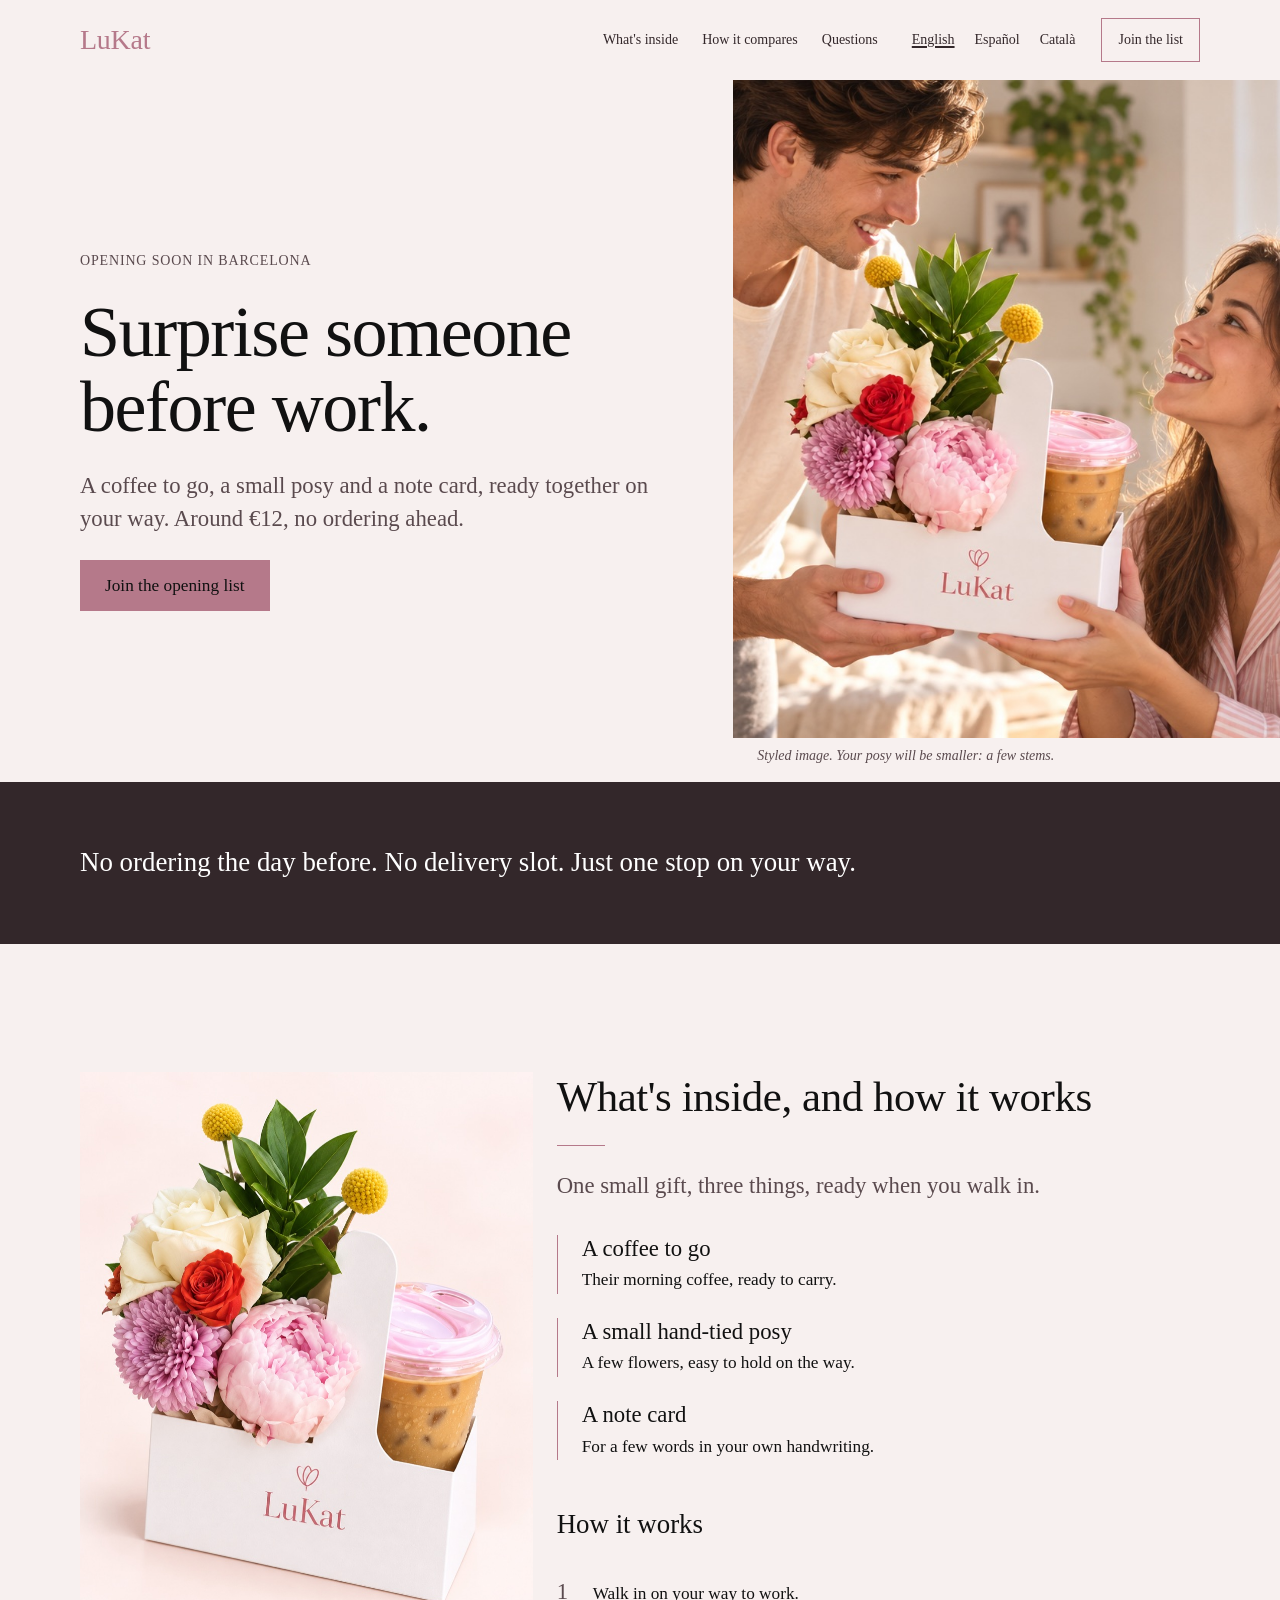
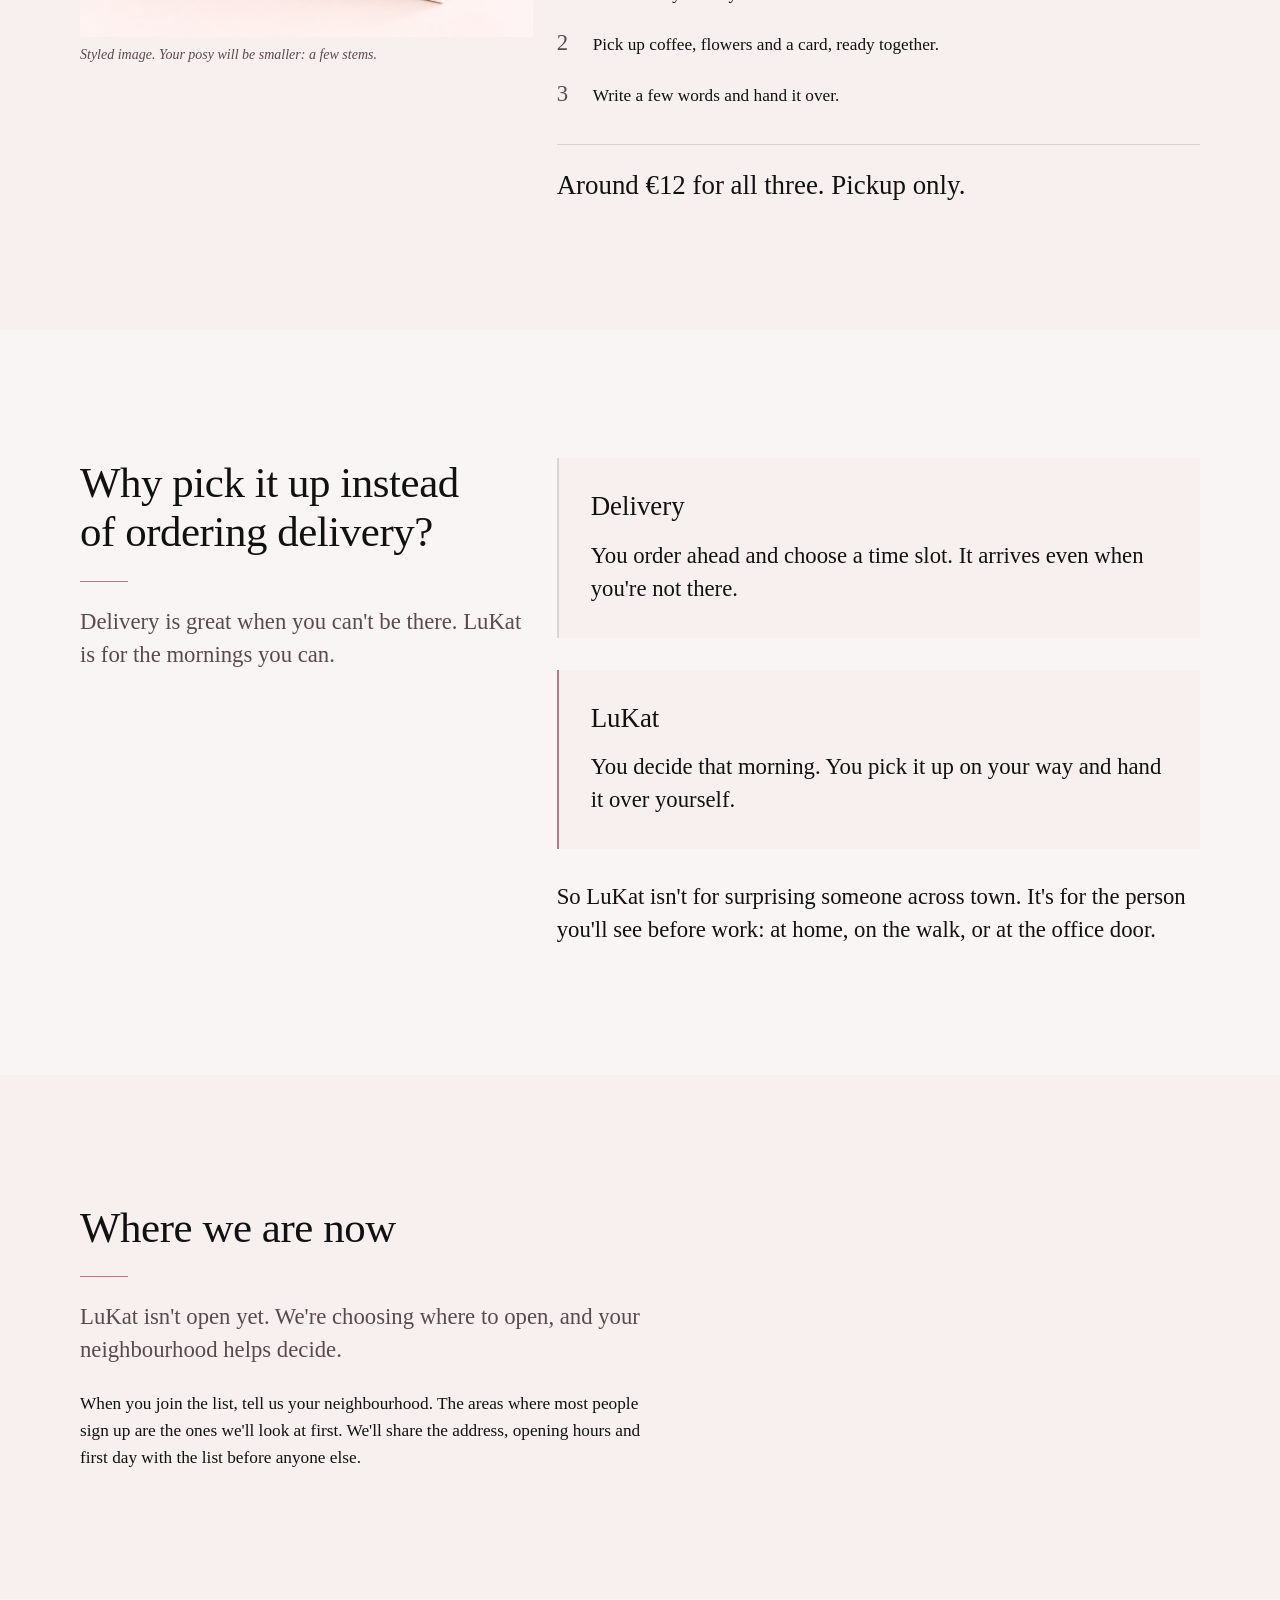
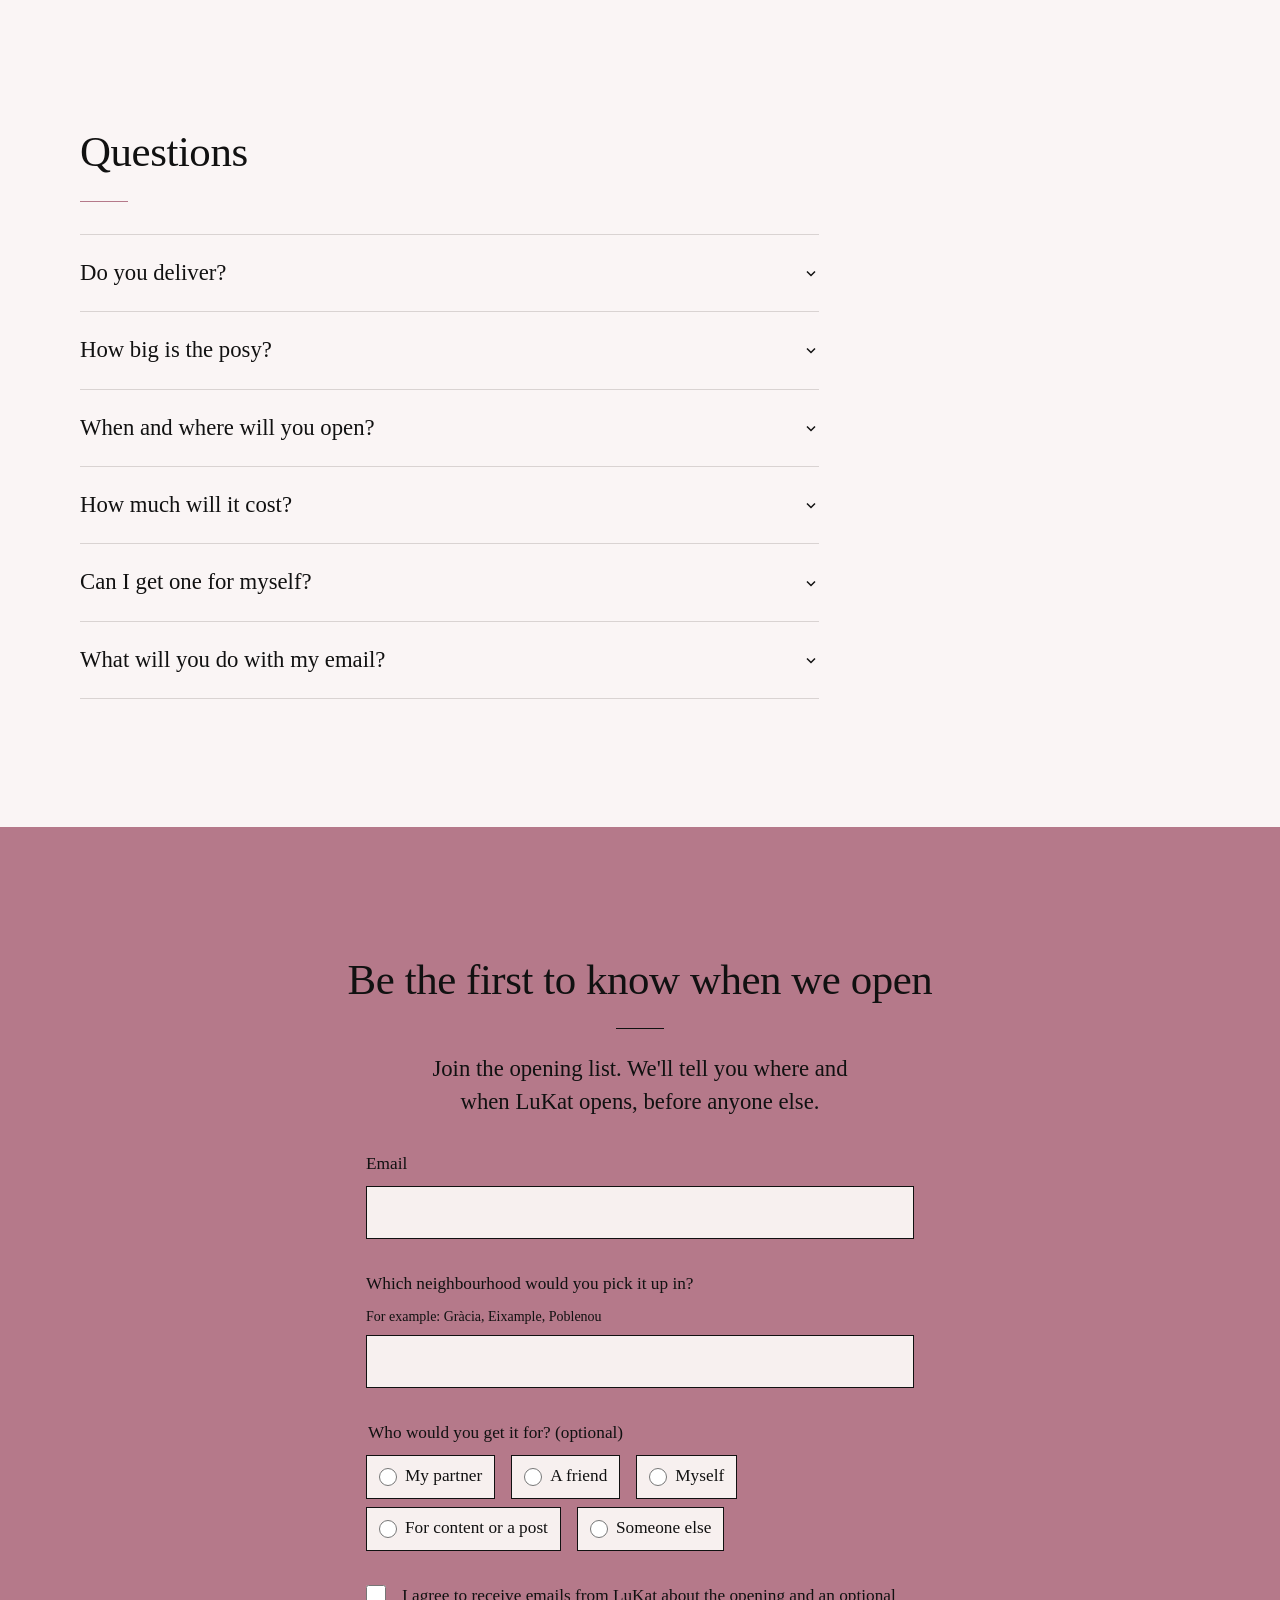
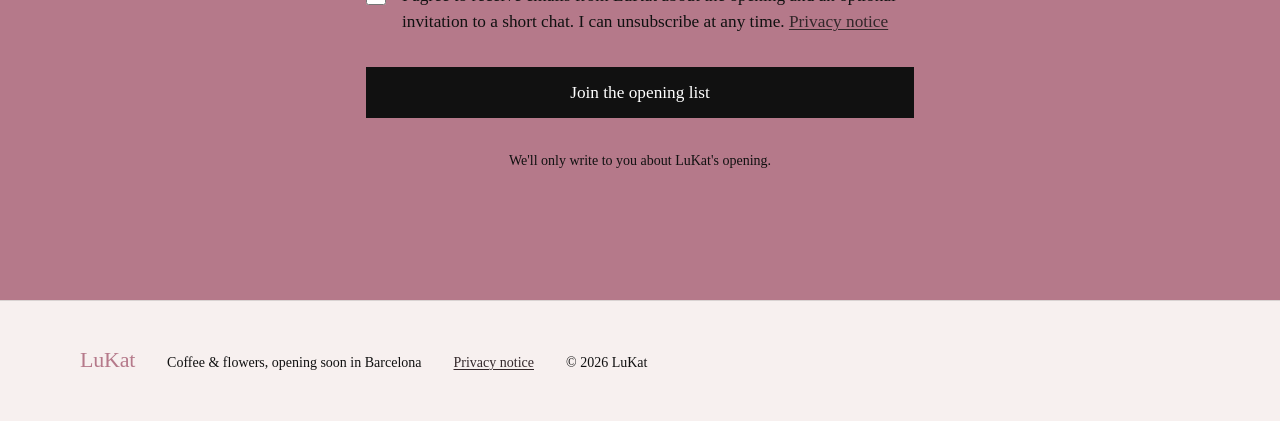
<file: index.html>
<!doctype html>
<html lang="en">
<head>
  <meta charset="utf-8">
  <meta name="viewport" content="width=device-width, initial-scale=1">
  <title>LuKat — Coffee &amp; flowers before work, opening soon in Barcelona</title>
  <meta name="description" content="Surprise someone before work: a coffee to go, a small posy and a note card, ready together on your way. Around €12. Join the opening list.">
  <meta property="og:type" content="website">
  <meta property="og:locale" content="en_GB">
  <meta property="og:title" content="Surprise someone before work">
  <meta property="og:description" content="Coffee, flowers and a note card, ready on your way. LuKat is opening soon in Barcelona.">
  <meta property="og:image" content="assets/lukat-handover.jpg">
  <meta name="twitter:card" content="summary_large_image">
  <meta name="theme-color" content="#F7F0EF">
  <link rel="alternate" hreflang="en" href="index.html">
  <link rel="alternate" hreflang="es" href="es/index.html">
  <link rel="alternate" hreflang="ca" href="ca/index.html">
  <link rel="stylesheet" href="styles/tokens.css">
  <link rel="stylesheet" href="styles/base.css">
  <link rel="stylesheet" href="styles/layout.css">
  <link rel="stylesheet" href="styles/archetypes.css">
  <link rel="stylesheet" href="styles/sections.css">
  <script>document.documentElement.classList.add("js")</script>
</head><body>
<a class="skip-link" href="#main">Skip to content</a>
<header class="site-header">
  <div class="container header-inner">
    <a class="wordmark" href="#top">LuKat</a>
    <div id="site-menu" class="menu">
      <nav class="nav" aria-label="Main"><a href="#S03-inside">What&#x27;s inside</a><a href="#S04-compare">How it compares</a><a href="#S06-faq">Questions</a></nav>
      <div class="lang"><a href="index.html" hreflang="en" lang="en" aria-current="page">English</a><a href="es/index.html" hreflang="es" lang="es">Español</a><a href="ca/index.html" hreflang="ca" lang="ca">Català</a></div>
    </div>
    <button class="menu-toggle" type="button" aria-expanded="false" aria-controls="site-menu">Menu</button>
    <a class="btn btn-secondary header-cta" href="#S07-close">Join the list</a>
  </div>
</header>
<main id="main">
  <section id="S01-hero" class="arch-split-hero" data-section="S01-hero" data-arch="split-hero" data-theme="neutral" data-align="left" data-cols="7/5" data-density="medium" aria-labelledby="h1">
    <div class="hero-text">
      <p class="eyebrow">Opening soon in Barcelona</p>
      <h1 id="h1" data-focal>Surprise someone before work.</h1>
      <p class="lead">A coffee to go, a small posy and a note card, ready together on your way. Around €12, no ordering ahead.</p>
      <a class="btn btn-primary" href="#S07-close" data-event="cta_hero_click">Join the opening list</a>
    </div>
    <figure class="hero-media">
      <img src="assets/lukat-handover.jpg" width="900" height="860" alt="A coffee cup and a small posy with a folded card, passed from one hand to another in soft morning light." fetchpriority="high">
      <figcaption class="caption">Styled image. Your posy will be smaller: a few stems.</figcaption>
    </figure>
  </section>

  <section id="S02-band" class="arch-band" data-section="S02-band" data-arch="band" data-theme="inverted" data-align="left" data-cols="9" data-density="low" aria-label="No ordering the day before. No delivery slot. Just one stop on your way.">
    <div class="container grid"><p class="band-line" data-focal>No ordering the day before. No delivery slot. Just one stop on your way.</p></div>
  </section>

  <section id="S03-inside" class="section arch-split-text" data-section="S03-inside" data-arch="split-text" data-theme="neutral" data-align="left" data-cols="5/7" data-density="medium" aria-labelledby="s3-h">
    <div class="container grid">
      <figure class="split-aside split-media">
        <img src="assets/lukat-bundle.jpg" width="900" height="1124" alt="A small paper carrier holding a posy of flowers beside an iced coffee." loading="lazy">
        <figcaption class="caption">Styled image. Your posy will be smaller: a few stems.</figcaption>
      </figure>
      <div class="split-main">
        <div class="section-head"><h2 id="s3-h">What&#x27;s inside, and how it works</h2><p class="lead">One small gift, three things, ready when you walk in.</p></div>
        <ul class="items"><li><span class="item-name">A coffee to go</span><span>Their morning coffee, ready to carry.</span></li><li><span class="item-name">A small hand-tied posy</span><span>A few flowers, easy to hold on the way.</span></li><li><span class="item-name">A note card</span><span>For a few words in your own handwriting.</span></li></ul>
        <h3>How it works</h3>
        <ol class="steps"><li>Walk in on your way to work.</li><li>Pick up coffee, flowers and a card, ready together.</li><li>Write a few words and hand it over.</li></ol>
        <p class="price-line" data-focal>Around €12 for all three. Pickup only.</p>
      </div>
    </div>
  </section>

  <section id="S04-compare" class="section arch-split-text" data-section="S04-compare" data-arch="split-text" data-theme="raised" data-align="left" data-cols="5/7" data-density="high" aria-labelledby="s4-h">
    <div class="container grid">
      <div class="split-aside section-head"><h2 id="s4-h">Why pick it up instead of ordering delivery?</h2><p class="lead">Delivery is great when you can&#x27;t be there. LuKat is for the mornings you can.</p></div>
      <div class="split-main compare">
        <div class="compare" data-focal>
          <div class="compare-item"><h3>Delivery</h3><p>You order ahead and choose a time slot. It arrives even when you&#x27;re not there.</p></div>
          <div class="compare-item is-lukat"><h3>LuKat</h3><p>You decide that morning. You pick it up on your way and hand it over yourself.</p></div>
        </div>
        <p class="compare-note">So LuKat isn&#x27;t for surprising someone across town. It&#x27;s for the person you&#x27;ll see before work: at home, on the walk, or at the office door.</p>
      </div>
    </div>
  </section>

  <section id="S05-now" class="section arch-text" data-section="S05-now" data-arch="text" data-theme="neutral" data-align="left" data-cols="7" data-density="low" aria-labelledby="s5-h">
    <div class="container grid">
      <div class="text-main">
        <div class="section-head"><h2 id="s5-h">Where we are now</h2><p class="lead" data-focal>LuKat isn&#x27;t open yet. We&#x27;re choosing where to open, and your neighbourhood helps decide.</p></div>
        <p>When you join the list, tell us your neighbourhood. The areas where most people sign up are the ones we&#x27;ll look at first. We&#x27;ll share the address, opening hours and first day with the list before anyone else.</p>
      </div>
    </div>
  </section>

  <section id="S06-faq" class="section arch-list" data-section="S06-faq" data-arch="expandable-list" data-theme="raised" data-align="left" data-cols="8" data-density="medium" aria-labelledby="s6-h">
    <div class="container grid">
      <div class="list-main">
        <div class="section-head"><h2 id="s6-h">Questions</h2></div>
        <div class="acc-list" data-focal>
        <div class="t-acc" data-open="true">
          <button class="t-acc-head" type="button" aria-expanded="true" aria-controls="faq-0" id="faq-h-0">Do you deliver?<span class="t-acc-chevron" aria-hidden="true"><svg viewBox="0 0 16 16"><path d="M4 6.5L8 10.5L12 6.5"/></svg></span></button>
          <div class="t-acc-panel" id="faq-0" role="region" aria-labelledby="faq-h-0"><div class="t-acc-panel-inner"><p>No. LuKat is pickup only, so you can hand the gift over yourself. If you need it to arrive somewhere without you, a delivery service is the better choice.</p></div></div>
        </div>
        <div class="t-acc" data-open="true">
          <button class="t-acc-head" type="button" aria-expanded="true" aria-controls="faq-1" id="faq-h-1">How big is the posy?<span class="t-acc-chevron" aria-hidden="true"><svg viewBox="0 0 16 16"><path d="M4 6.5L8 10.5L12 6.5"/></svg></span></button>
          <div class="t-acc-panel" id="faq-1" role="region" aria-labelledby="faq-h-1"><div class="t-acc-panel-inner"><p>Small: a few stems, hand-tied, easy to carry with a coffee. It&#x27;s a gesture, not a big bouquet.</p></div></div>
        </div>
        <div class="t-acc" data-open="true">
          <button class="t-acc-head" type="button" aria-expanded="true" aria-controls="faq-2" id="faq-h-2">When and where will you open?<span class="t-acc-chevron" aria-hidden="true"><svg viewBox="0 0 16 16"><path d="M4 6.5L8 10.5L12 6.5"/></svg></span></button>
          <div class="t-acc-panel" id="faq-2" role="region" aria-labelledby="faq-h-2"><div class="t-acc-panel-inner"><p>We haven&#x27;t set the address or date yet. People on the list hear first.</p></div></div>
        </div>
        <div class="t-acc" data-open="true">
          <button class="t-acc-head" type="button" aria-expanded="true" aria-controls="faq-3" id="faq-h-3">How much will it cost?<span class="t-acc-chevron" aria-hidden="true"><svg viewBox="0 0 16 16"><path d="M4 6.5L8 10.5L12 6.5"/></svg></span></button>
          <div class="t-acc-panel" id="faq-3" role="region" aria-labelledby="faq-h-3"><div class="t-acc-panel-inner"><p>Around €12 for the coffee, the posy and the note card.</p></div></div>
        </div>
        <div class="t-acc" data-open="true">
          <button class="t-acc-head" type="button" aria-expanded="true" aria-controls="faq-4" id="faq-h-4">Can I get one for myself?<span class="t-acc-chevron" aria-hidden="true"><svg viewBox="0 0 16 16"><path d="M4 6.5L8 10.5L12 6.5"/></svg></span></button>
          <div class="t-acc-panel" id="faq-4" role="region" aria-labelledby="faq-h-4"><div class="t-acc-panel-inner"><p>Of course. Tell us when you sign up. It helps us plan.</p></div></div>
        </div>
        <div class="t-acc" data-open="true">
          <button class="t-acc-head" type="button" aria-expanded="true" aria-controls="faq-5" id="faq-h-5">What will you do with my email?<span class="t-acc-chevron" aria-hidden="true"><svg viewBox="0 0 16 16"><path d="M4 6.5L8 10.5L12 6.5"/></svg></span></button>
          <div class="t-acc-panel" id="faq-5" role="region" aria-labelledby="faq-h-5"><div class="t-acc-panel-inner"><p>We&#x27;ll only use it to tell you about LuKat&#x27;s opening and, if you&#x27;d like, invite you to a short chat. You can unsubscribe at any time.</p></div></div>
        </div>
        </div>
      </div>
    </div>
  </section>

  <section id="S07-close" class="section arch-closing" data-section="S07-close" data-arch="colour-closing" data-theme="primary" data-align="center" data-cols="6" data-density="medium" aria-labelledby="s7-h">
    <div class="container grid">
      <div class="closing-head section-head"><h2 id="s7-h">Be the first to know when we open</h2><p class="lead">Join the opening list. We&#x27;ll tell you where and when LuKat opens, before anyone else.</p></div>
      <div class="closing-form">
        <form id="signup" class="signup" method="post" action="" data-err-email-empty="Please enter your email." data-err-email-invalid="Please check your email address — it looks incomplete." data-err-hood="Please tell us the neighbourhood." data-err-consent="Please tick the box so we can email you." data-loading="Sending…" data-success="You&#x27;re on the list. Thank you! We&#x27;ll email you when we have an address and an opening day." data-failure="Something went wrong and we couldn&#x27;t save your details. Please try again in a moment.">
          <div class="field">
            <label for="f-email">Email</label>
            <input id="f-email" name="email" type="email" autocomplete="email" required aria-describedby="f-email-err">
            <p class="field-error" id="f-email-err" aria-live="polite"></p>
          </div>
          <div class="field">
            <label for="f-hood">Which neighbourhood would you pick it up in?</label>
            <span class="hint" id="f-hood-hint">For example: Gràcia, Eixample, Poblenou</span>
            <input id="f-hood" name="neighbourhood" type="text" autocomplete="off" required maxlength="80" aria-describedby="f-hood-hint f-hood-err">
            <p class="field-error" id="f-hood-err" aria-live="polite"></p>
          </div>
          <fieldset class="field">
            <legend>Who would you get it for? (optional)</legend>
            <div class="choices"><label class="choice"><input type="radio" name="who_for" value="partner"> My partner</label><label class="choice"><input type="radio" name="who_for" value="friend"> A friend</label><label class="choice"><input type="radio" name="who_for" value="myself"> Myself</label><label class="choice"><input type="radio" name="who_for" value="content"> For content or a post</label><label class="choice"><input type="radio" name="who_for" value="someone_else"> Someone else</label></div>
          </fieldset>
          <div class="field">
            <label class="consent"><input type="checkbox" name="consent" value="yes" required aria-describedby="f-consent-err"><span>I agree to receive emails from LuKat about the opening and an optional invitation to a short chat. I can unsubscribe at any time. <a href="privacy.html">Privacy notice</a></span></label>
            <p class="field-error" id="f-consent-err" aria-live="polite"></p>
          </div>
          <input type="hidden" name="lang" value="en">
          <input type="hidden" name="utm_source" value="">
          <input type="hidden" name="utm_medium" value="">
          <input type="hidden" name="utm_campaign" value="">
          <button class="btn" type="submit" data-focal>Join the opening list</button>
          <p class="form-helper">We&#x27;ll only write to you about LuKat&#x27;s opening.</p>
        </form>
        <p id="form-status" class="form-status" role="status" aria-live="polite" tabindex="-1" hidden></p>
      </div>
    </div>
  </section>
</main>
<footer class="site-footer">
  <div class="container footer-inner">
    <span class="wordmark">LuKat</span>
    <span>Coffee &amp; flowers, opening soon in Barcelona</span>
    <a href="privacy.html">Privacy notice</a>
    <span>© 2026 LuKat</span>
  </div>
</footer>
<script src="scripts/main.js" defer></script>
</body>
</html>
</file>
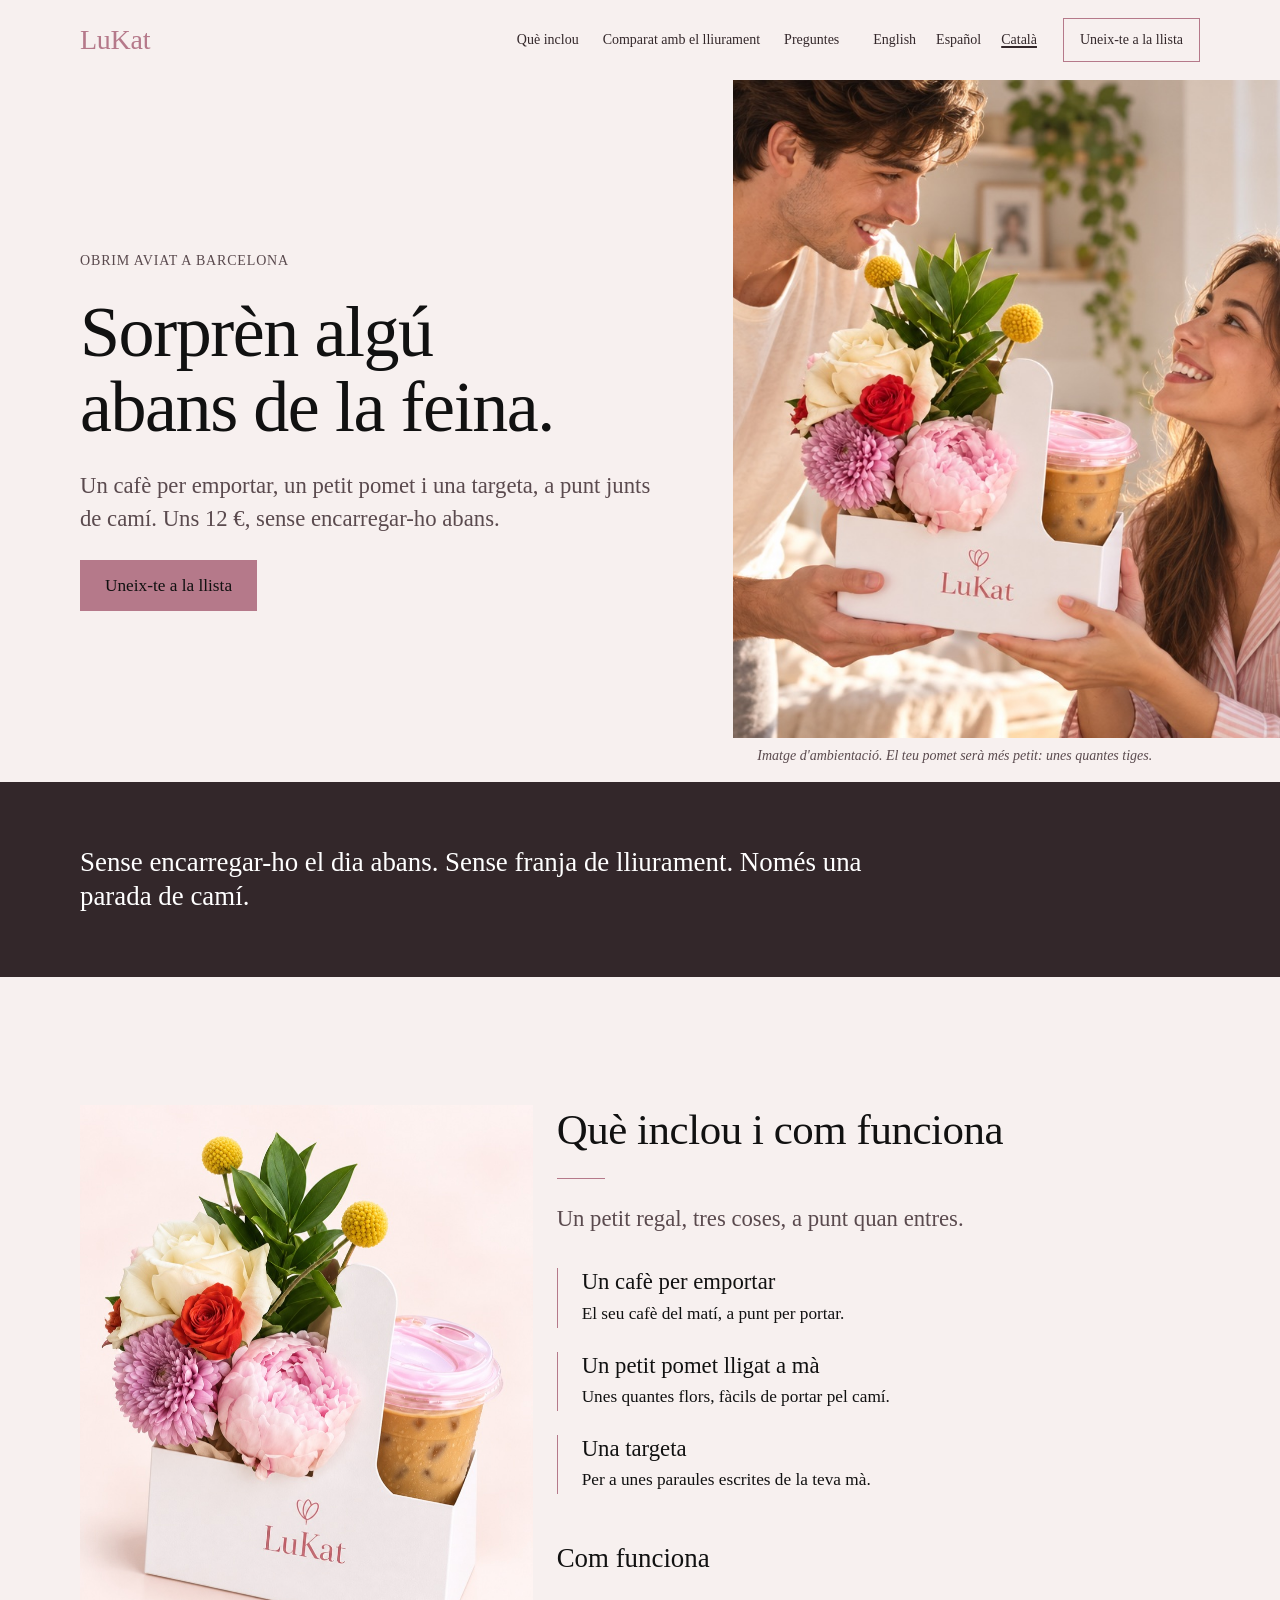
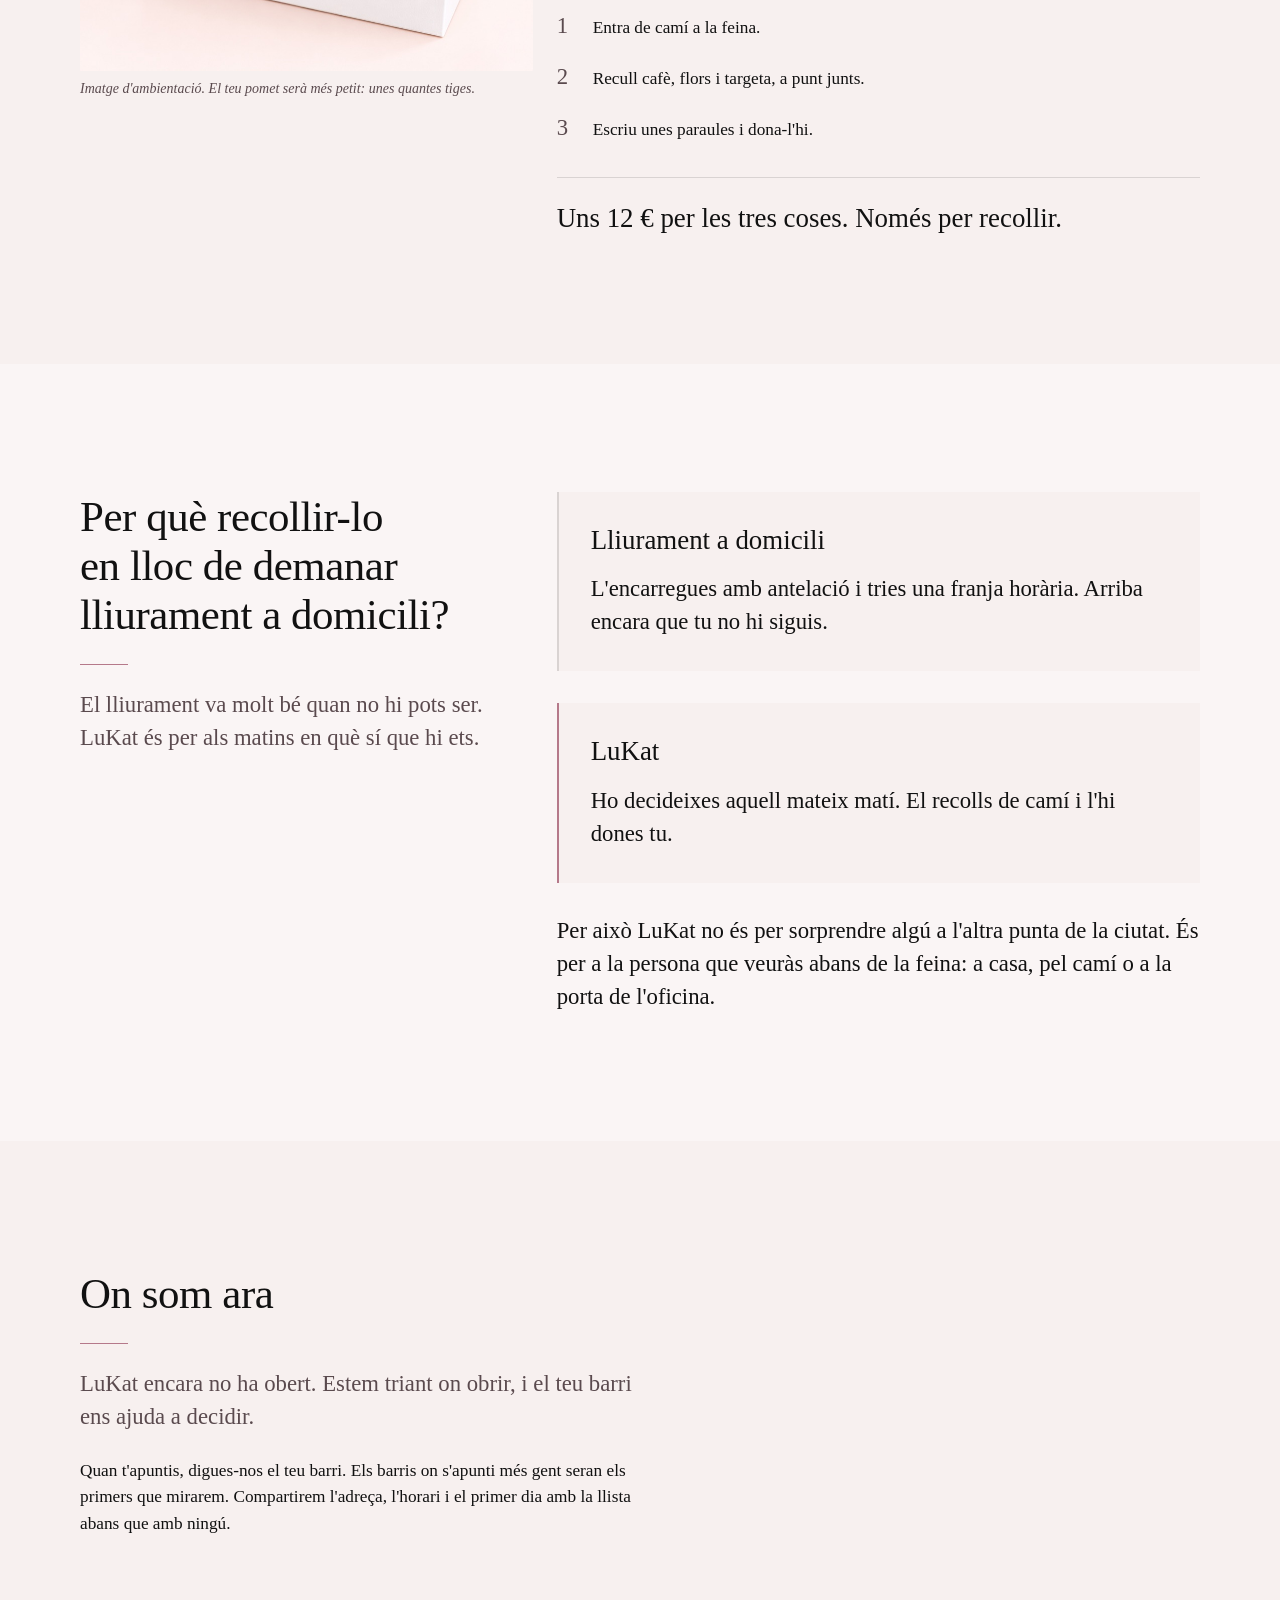
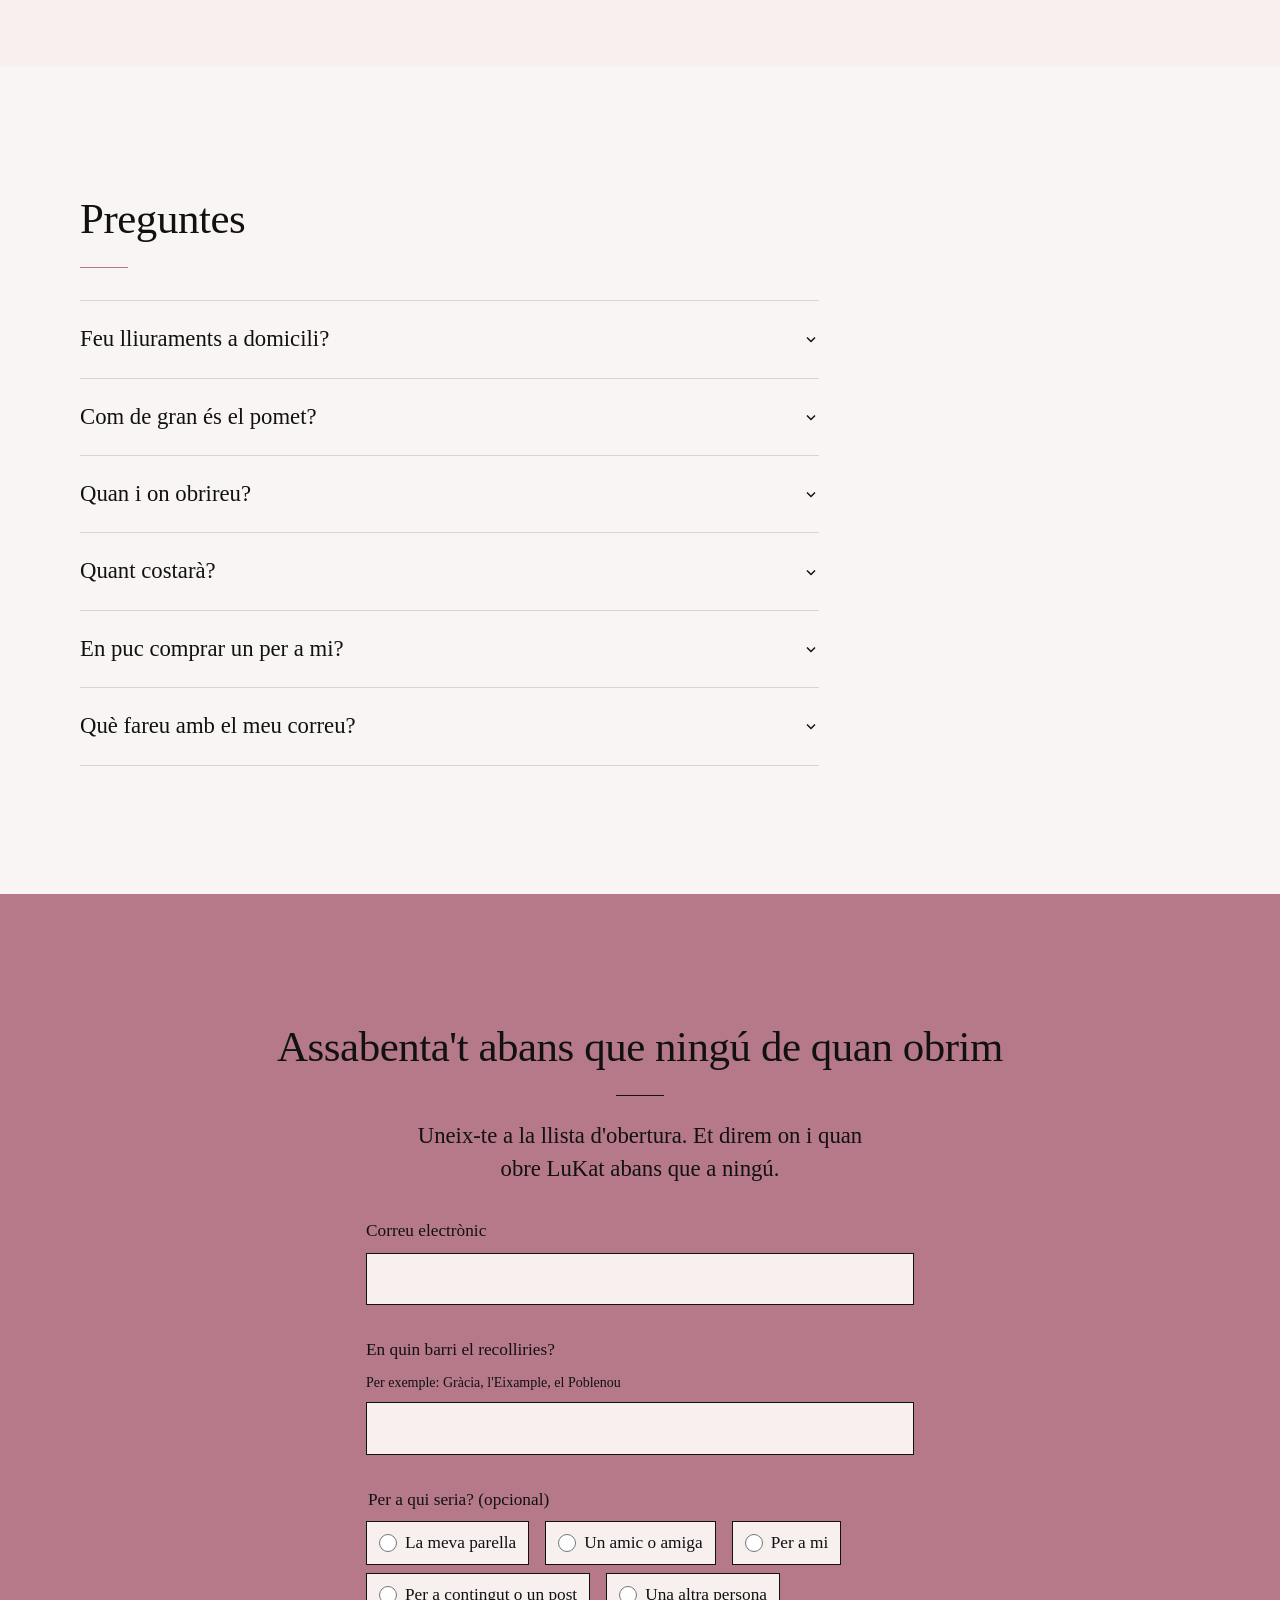
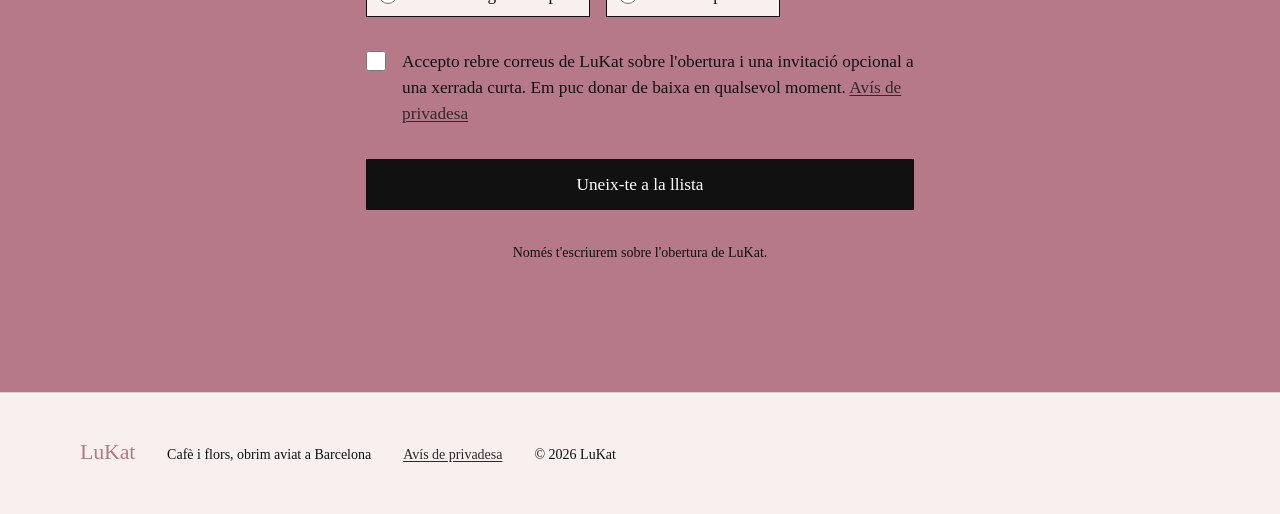
<file: ca/index.html>
<!doctype html>
<html lang="ca">
<head>
  <meta charset="utf-8">
  <meta name="viewport" content="width=device-width, initial-scale=1">
  <title>LuKat — Cafè i flors abans de la feina, obrim aviat a Barcelona</title>
  <meta name="description" content="Sorprèn algú abans de la feina: un cafè per emportar, un petit pomet i una targeta, a punt junts de camí. Uns 12 €. Uneix-te a la llista.">
  <meta property="og:type" content="website">
  <meta property="og:locale" content="ca_ES">
  <meta property="og:title" content="Sorprèn algú abans de la feina">
  <meta property="og:description" content="Cafè, flors i una targeta, a punt de camí. LuKat obre aviat a Barcelona.">
  <meta property="og:image" content="../assets/lukat-handover.jpg">
  <meta name="twitter:card" content="summary_large_image">
  <meta name="theme-color" content="#F7F0EF">
  <link rel="alternate" hreflang="en" href="../index.html">
  <link rel="alternate" hreflang="es" href="../es/index.html">
  <link rel="alternate" hreflang="ca" href="../ca/index.html">
  <link rel="stylesheet" href="../styles/tokens.css">
  <link rel="stylesheet" href="../styles/base.css">
  <link rel="stylesheet" href="../styles/layout.css">
  <link rel="stylesheet" href="../styles/archetypes.css">
  <link rel="stylesheet" href="../styles/sections.css">
  <script>document.documentElement.classList.add("js")</script>
</head><body>
<a class="skip-link" href="#main">Salta al contingut</a>
<header class="site-header">
  <div class="container header-inner">
    <a class="wordmark" href="#top">LuKat</a>
    <div id="site-menu" class="menu">
      <nav class="nav" aria-label="Main"><a href="#S03-inside">Què inclou</a><a href="#S04-compare">Comparat amb el lliurament</a><a href="#S06-faq">Preguntes</a></nav>
      <div class="lang"><a href="../index.html" hreflang="en" lang="en">English</a><a href="../es/index.html" hreflang="es" lang="es">Español</a><a href="../ca/index.html" hreflang="ca" lang="ca" aria-current="page">Català</a></div>
    </div>
    <button class="menu-toggle" type="button" aria-expanded="false" aria-controls="site-menu">Menú</button>
    <a class="btn btn-secondary header-cta" href="#S07-close">Uneix-te a la llista</a>
  </div>
</header>
<main id="main">
  <section id="S01-hero" class="arch-split-hero" data-section="S01-hero" data-arch="split-hero" data-theme="neutral" data-align="left" data-cols="7/5" data-density="medium" aria-labelledby="h1">
    <div class="hero-text">
      <p class="eyebrow">Obrim aviat a Barcelona</p>
      <h1 id="h1" data-focal>Sorprèn algú abans de la feina.</h1>
      <p class="lead">Un cafè per emportar, un petit pomet i una targeta, a punt junts de camí. Uns 12 €, sense encarregar-ho abans.</p>
      <a class="btn btn-primary" href="#S07-close" data-event="cta_hero_click">Uneix-te a la llista</a>
    </div>
    <figure class="hero-media">
      <img src="../assets/lukat-handover.jpg" width="900" height="860" alt="Un got de cafè i un petit pomet amb una targeta plegada, passant d&#x27;una mà a una altra amb llum suau de matí." fetchpriority="high">
      <figcaption class="caption">Imatge d&#x27;ambientació. El teu pomet serà més petit: unes quantes tiges.</figcaption>
    </figure>
  </section>

  <section id="S02-band" class="arch-band" data-section="S02-band" data-arch="band" data-theme="inverted" data-align="left" data-cols="9" data-density="low" aria-label="Sense encarregar-ho el dia abans. Sense franja de lliurament. Només una parada de camí.">
    <div class="container grid"><p class="band-line" data-focal>Sense encarregar-ho el dia abans. Sense franja de lliurament. Només una parada de camí.</p></div>
  </section>

  <section id="S03-inside" class="section arch-split-text" data-section="S03-inside" data-arch="split-text" data-theme="neutral" data-align="left" data-cols="5/7" data-density="medium" aria-labelledby="s3-h">
    <div class="container grid">
      <figure class="split-aside split-media">
        <img src="../assets/lukat-bundle.jpg" width="900" height="1124" alt="Un petit portador de paper amb un pomet de flors al costat d&#x27;un cafè amb gel." loading="lazy">
        <figcaption class="caption">Imatge d&#x27;ambientació. El teu pomet serà més petit: unes quantes tiges.</figcaption>
      </figure>
      <div class="split-main">
        <div class="section-head"><h2 id="s3-h">Què inclou i com funciona</h2><p class="lead">Un petit regal, tres coses, a punt quan entres.</p></div>
        <ul class="items"><li><span class="item-name">Un cafè per emportar</span><span>El seu cafè del matí, a punt per portar.</span></li><li><span class="item-name">Un petit pomet lligat a mà</span><span>Unes quantes flors, fàcils de portar pel camí.</span></li><li><span class="item-name">Una targeta</span><span>Per a unes paraules escrites de la teva mà.</span></li></ul>
        <h3>Com funciona</h3>
        <ol class="steps"><li>Entra de camí a la feina.</li><li>Recull cafè, flors i targeta, a punt junts.</li><li>Escriu unes paraules i dona-l&#x27;hi.</li></ol>
        <p class="price-line" data-focal>Uns 12 € per les tres coses. Només per recollir.</p>
      </div>
    </div>
  </section>

  <section id="S04-compare" class="section arch-split-text" data-section="S04-compare" data-arch="split-text" data-theme="raised" data-align="left" data-cols="5/7" data-density="high" aria-labelledby="s4-h">
    <div class="container grid">
      <div class="split-aside section-head"><h2 id="s4-h">Per què recollir-lo en lloc de demanar lliurament a domicili?</h2><p class="lead">El lliurament va molt bé quan no hi pots ser. LuKat és per als matins en què sí que hi ets.</p></div>
      <div class="split-main compare">
        <div class="compare" data-focal>
          <div class="compare-item"><h3>Lliurament a domicili</h3><p>L&#x27;encarregues amb antelació i tries una franja horària. Arriba encara que tu no hi siguis.</p></div>
          <div class="compare-item is-lukat"><h3>LuKat</h3><p>Ho decideixes aquell mateix matí. El recolls de camí i l&#x27;hi dones tu.</p></div>
        </div>
        <p class="compare-note">Per això LuKat no és per sorprendre algú a l&#x27;altra punta de la ciutat. És per a la persona que veuràs abans de la feina: a casa, pel camí o a la porta de l&#x27;oficina.</p>
      </div>
    </div>
  </section>

  <section id="S05-now" class="section arch-text" data-section="S05-now" data-arch="text" data-theme="neutral" data-align="left" data-cols="7" data-density="low" aria-labelledby="s5-h">
    <div class="container grid">
      <div class="text-main">
        <div class="section-head"><h2 id="s5-h">On som ara</h2><p class="lead" data-focal>LuKat encara no ha obert. Estem triant on obrir, i el teu barri ens ajuda a decidir.</p></div>
        <p>Quan t&#x27;apuntis, digues-nos el teu barri. Els barris on s&#x27;apunti més gent seran els primers que mirarem. Compartirem l&#x27;adreça, l&#x27;horari i el primer dia amb la llista abans que amb ningú.</p>
      </div>
    </div>
  </section>

  <section id="S06-faq" class="section arch-list" data-section="S06-faq" data-arch="expandable-list" data-theme="raised" data-align="left" data-cols="8" data-density="medium" aria-labelledby="s6-h">
    <div class="container grid">
      <div class="list-main">
        <div class="section-head"><h2 id="s6-h">Preguntes</h2></div>
        <div class="acc-list" data-focal>
        <div class="t-acc" data-open="true">
          <button class="t-acc-head" type="button" aria-expanded="true" aria-controls="faq-0" id="faq-h-0">Feu lliuraments a domicili?<span class="t-acc-chevron" aria-hidden="true"><svg viewBox="0 0 16 16"><path d="M4 6.5L8 10.5L12 6.5"/></svg></span></button>
          <div class="t-acc-panel" id="faq-0" role="region" aria-labelledby="faq-h-0"><div class="t-acc-panel-inner"><p>No. LuKat és només per recollir, perquè puguis donar el regal tu. Si necessites que arribi a algun lloc sense tu, un servei de lliurament t&#x27;anirà millor.</p></div></div>
        </div>
        <div class="t-acc" data-open="true">
          <button class="t-acc-head" type="button" aria-expanded="true" aria-controls="faq-1" id="faq-h-1">Com de gran és el pomet?<span class="t-acc-chevron" aria-hidden="true"><svg viewBox="0 0 16 16"><path d="M4 6.5L8 10.5L12 6.5"/></svg></span></button>
          <div class="t-acc-panel" id="faq-1" role="region" aria-labelledby="faq-h-1"><div class="t-acc-panel-inner"><p>Petit: unes quantes tiges lligades a mà, fàcil de portar amb un cafè. És un detall, no un gran ram.</p></div></div>
        </div>
        <div class="t-acc" data-open="true">
          <button class="t-acc-head" type="button" aria-expanded="true" aria-controls="faq-2" id="faq-h-2">Quan i on obrireu?<span class="t-acc-chevron" aria-hidden="true"><svg viewBox="0 0 16 16"><path d="M4 6.5L8 10.5L12 6.5"/></svg></span></button>
          <div class="t-acc-panel" id="faq-2" role="region" aria-labelledby="faq-h-2"><div class="t-acc-panel-inner"><p>Encara no hem fixat l&#x27;adreça ni la data. Qui sigui a la llista se n&#x27;assabentarà primer.</p></div></div>
        </div>
        <div class="t-acc" data-open="true">
          <button class="t-acc-head" type="button" aria-expanded="true" aria-controls="faq-3" id="faq-h-3">Quant costarà?<span class="t-acc-chevron" aria-hidden="true"><svg viewBox="0 0 16 16"><path d="M4 6.5L8 10.5L12 6.5"/></svg></span></button>
          <div class="t-acc-panel" id="faq-3" role="region" aria-labelledby="faq-h-3"><div class="t-acc-panel-inner"><p>Uns 12 € pel cafè, el pomet i la targeta.</p></div></div>
        </div>
        <div class="t-acc" data-open="true">
          <button class="t-acc-head" type="button" aria-expanded="true" aria-controls="faq-4" id="faq-h-4">En puc comprar un per a mi?<span class="t-acc-chevron" aria-hidden="true"><svg viewBox="0 0 16 16"><path d="M4 6.5L8 10.5L12 6.5"/></svg></span></button>
          <div class="t-acc-panel" id="faq-4" role="region" aria-labelledby="faq-h-4"><div class="t-acc-panel-inner"><p>És clar. Digues-nos-ho quan t&#x27;apuntis: ens ajuda a planificar.</p></div></div>
        </div>
        <div class="t-acc" data-open="true">
          <button class="t-acc-head" type="button" aria-expanded="true" aria-controls="faq-5" id="faq-h-5">Què fareu amb el meu correu?<span class="t-acc-chevron" aria-hidden="true"><svg viewBox="0 0 16 16"><path d="M4 6.5L8 10.5L12 6.5"/></svg></span></button>
          <div class="t-acc-panel" id="faq-5" role="region" aria-labelledby="faq-h-5"><div class="t-acc-panel-inner"><p>Només el farem servir per avisar-te de l&#x27;obertura de LuKat i, si vols, convidar-te a una xerrada curta. Et pots donar de baixa quan vulguis.</p></div></div>
        </div>
        </div>
      </div>
    </div>
  </section>

  <section id="S07-close" class="section arch-closing" data-section="S07-close" data-arch="colour-closing" data-theme="primary" data-align="center" data-cols="6" data-density="medium" aria-labelledby="s7-h">
    <div class="container grid">
      <div class="closing-head section-head"><h2 id="s7-h">Assabenta&#x27;t abans que ningú de quan obrim</h2><p class="lead">Uneix-te a la llista d&#x27;obertura. Et direm on i quan obre LuKat abans que a ningú.</p></div>
      <div class="closing-form">
        <form id="signup" class="signup" method="post" action="" data-err-email-empty="Escriu el teu correu." data-err-email-invalid="Revisa el correu: sembla incomplet." data-err-hood="Digues-nos el barri." data-err-consent="Marca la casella perquè et puguem escriure." data-loading="Enviant…" data-success="Ja ets a la llista. Gràcies! T&#x27;escriurem quan tinguem adreça i dia d&#x27;obertura." data-failure="Alguna cosa ha fallat i no hem pogut desar les teves dades. Torna-ho a provar d&#x27;aquí a un moment.">
          <div class="field">
            <label for="f-email">Correu electrònic</label>
            <input id="f-email" name="email" type="email" autocomplete="email" required aria-describedby="f-email-err">
            <p class="field-error" id="f-email-err" aria-live="polite"></p>
          </div>
          <div class="field">
            <label for="f-hood">En quin barri el recolliries?</label>
            <span class="hint" id="f-hood-hint">Per exemple: Gràcia, l&#x27;Eixample, el Poblenou</span>
            <input id="f-hood" name="neighbourhood" type="text" autocomplete="off" required maxlength="80" aria-describedby="f-hood-hint f-hood-err">
            <p class="field-error" id="f-hood-err" aria-live="polite"></p>
          </div>
          <fieldset class="field">
            <legend>Per a qui seria? (opcional)</legend>
            <div class="choices"><label class="choice"><input type="radio" name="who_for" value="partner"> La meva parella</label><label class="choice"><input type="radio" name="who_for" value="friend"> Un amic o amiga</label><label class="choice"><input type="radio" name="who_for" value="myself"> Per a mi</label><label class="choice"><input type="radio" name="who_for" value="content"> Per a contingut o un post</label><label class="choice"><input type="radio" name="who_for" value="someone_else"> Una altra persona</label></div>
          </fieldset>
          <div class="field">
            <label class="consent"><input type="checkbox" name="consent" value="yes" required aria-describedby="f-consent-err"><span>Accepto rebre correus de LuKat sobre l&#x27;obertura i una invitació opcional a una xerrada curta. Em puc donar de baixa en qualsevol moment. <a href="privacy.html">Avís de privadesa</a></span></label>
            <p class="field-error" id="f-consent-err" aria-live="polite"></p>
          </div>
          <input type="hidden" name="lang" value="ca">
          <input type="hidden" name="utm_source" value="">
          <input type="hidden" name="utm_medium" value="">
          <input type="hidden" name="utm_campaign" value="">
          <button class="btn" type="submit" data-focal>Uneix-te a la llista</button>
          <p class="form-helper">Només t&#x27;escriurem sobre l&#x27;obertura de LuKat.</p>
        </form>
        <p id="form-status" class="form-status" role="status" aria-live="polite" tabindex="-1" hidden></p>
      </div>
    </div>
  </section>
</main>
<footer class="site-footer">
  <div class="container footer-inner">
    <span class="wordmark">LuKat</span>
    <span>Cafè i flors, obrim aviat a Barcelona</span>
    <a href="privacy.html">Avís de privadesa</a>
    <span>© 2026 LuKat</span>
  </div>
</footer>
<script src="../scripts/main.js" defer></script>
</body>
</html>
</file>
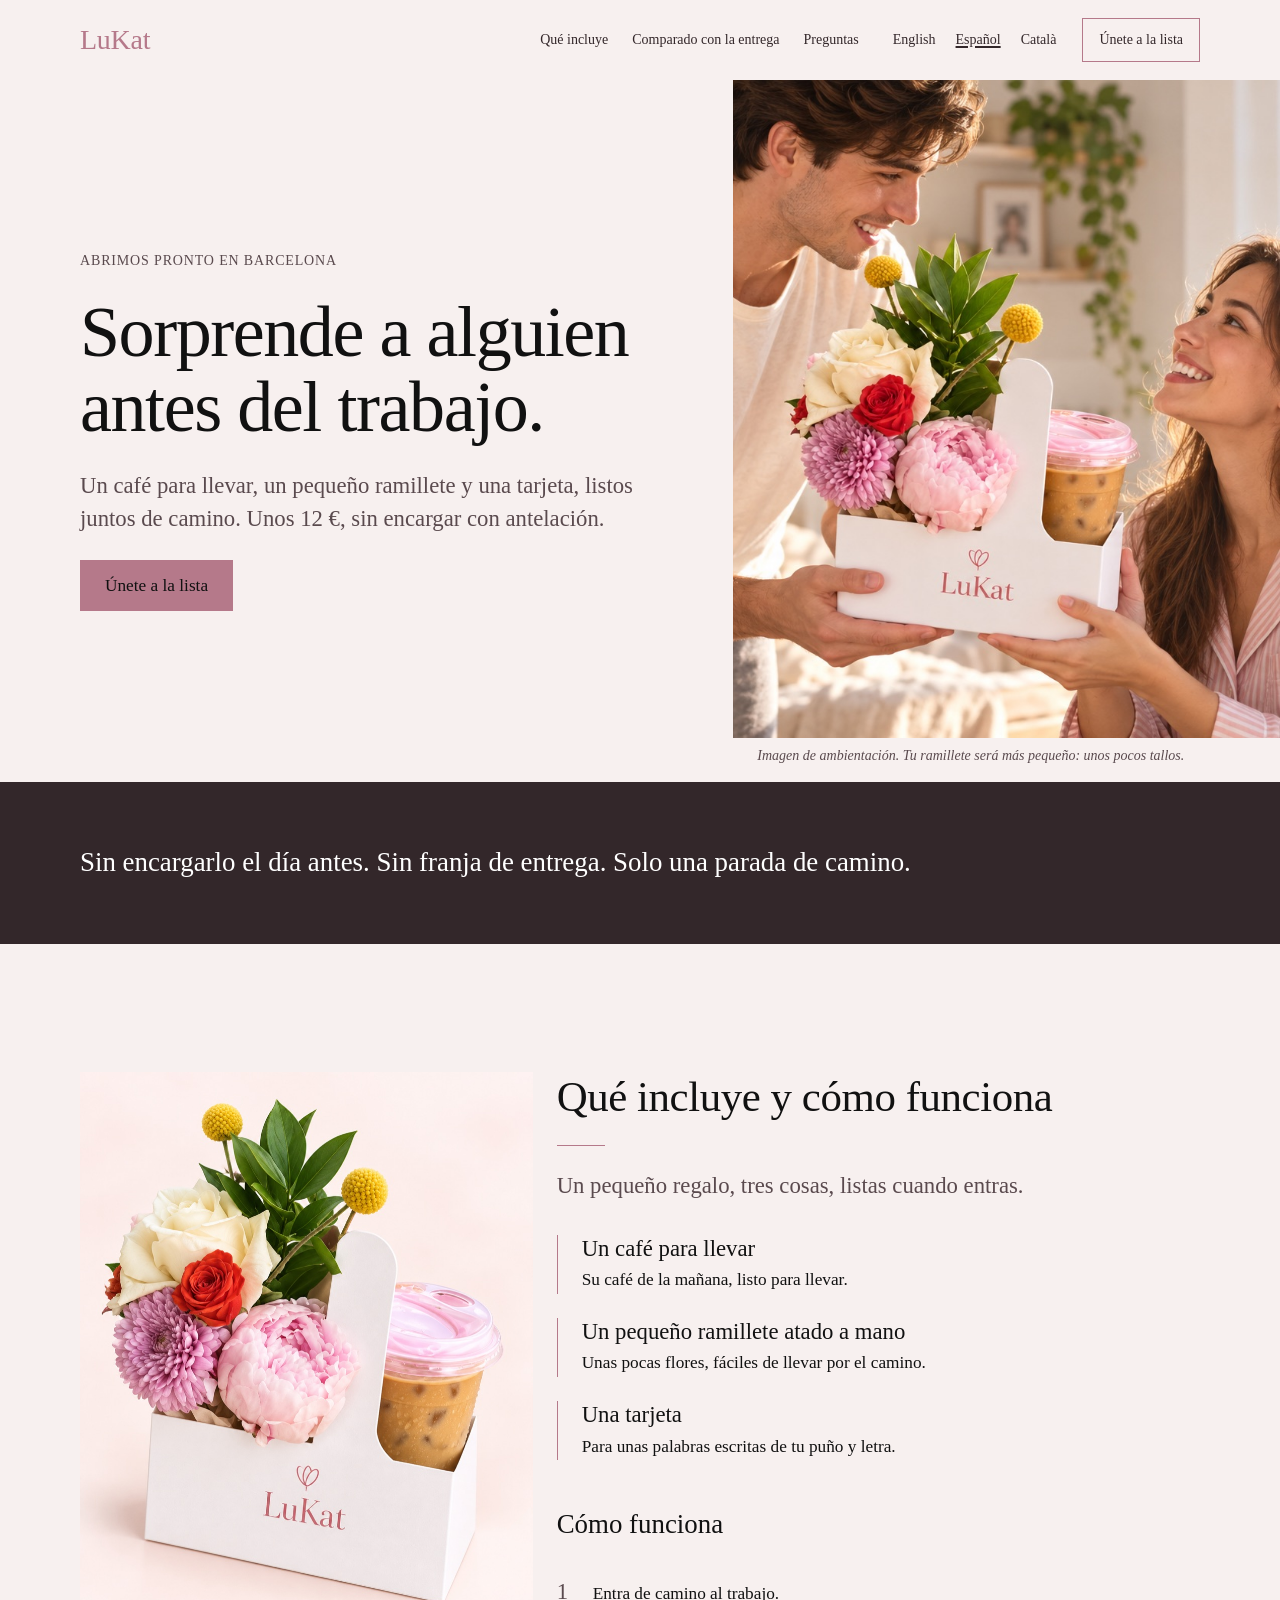
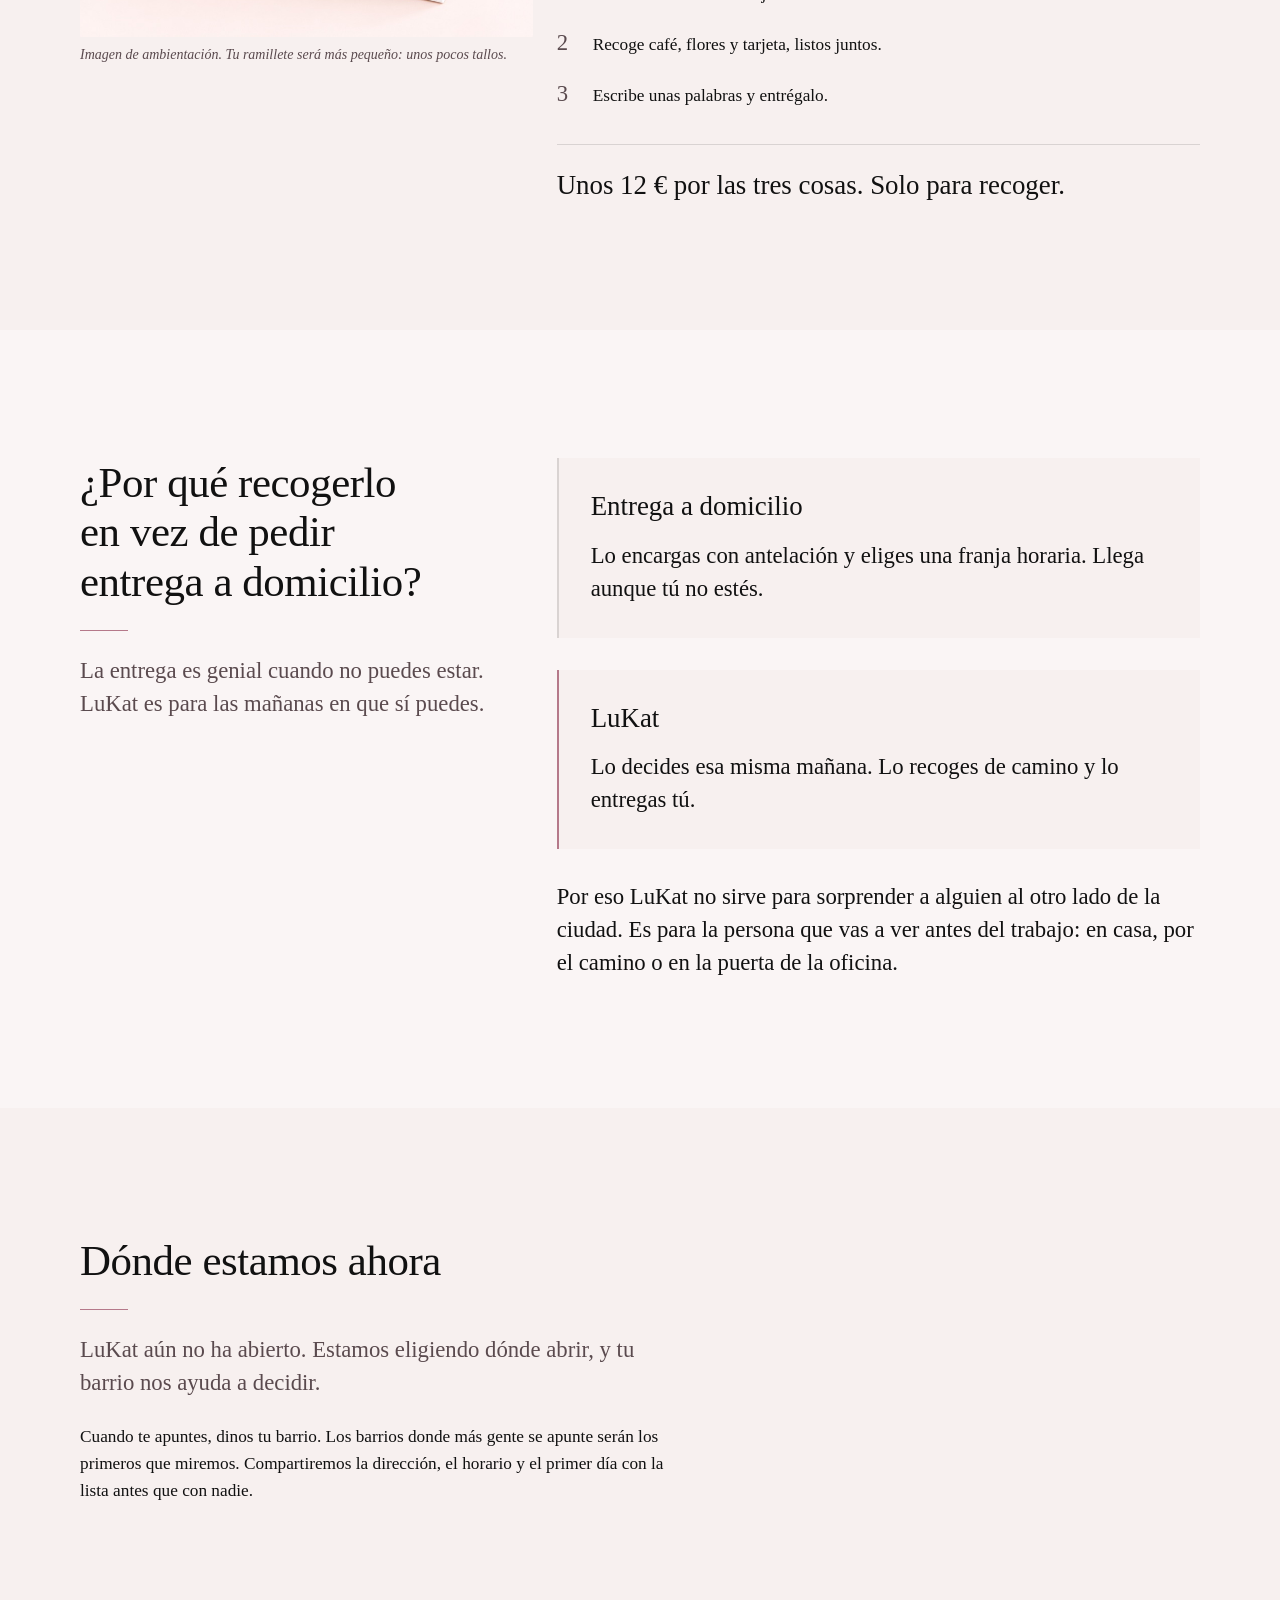
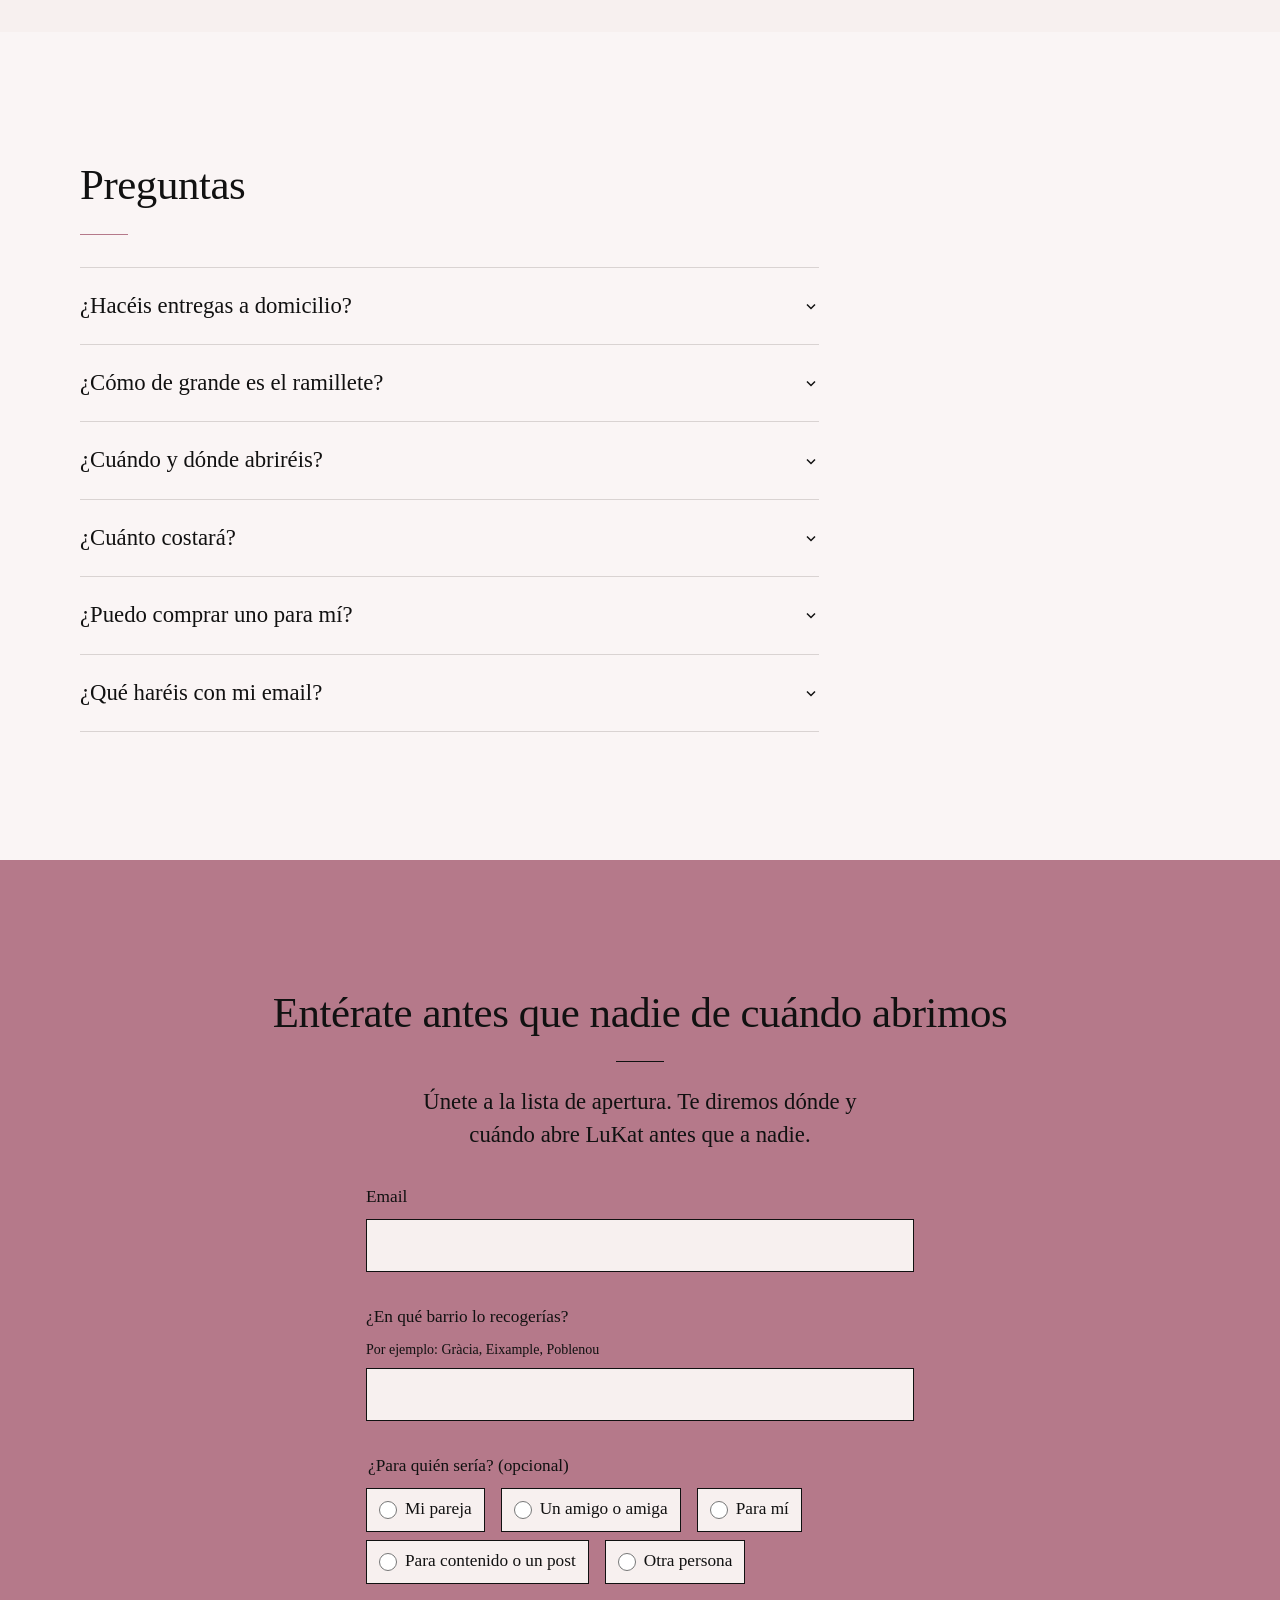
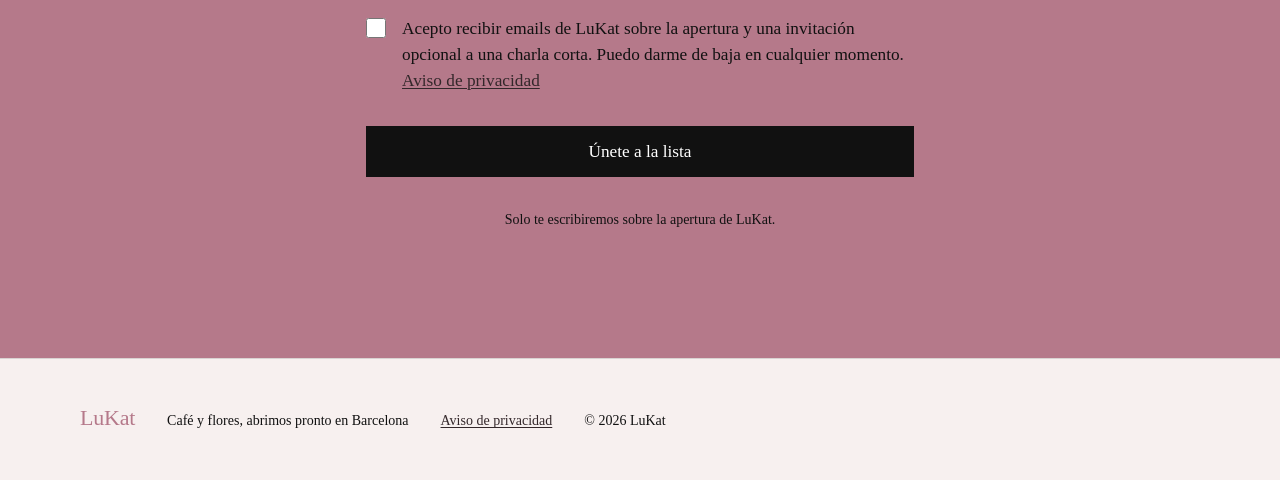
<file: es/index.html>
<!doctype html>
<html lang="es">
<head>
  <meta charset="utf-8">
  <meta name="viewport" content="width=device-width, initial-scale=1">
  <title>LuKat — Café y flores antes del trabajo, abrimos pronto en Barcelona</title>
  <meta name="description" content="Sorprende a alguien antes del trabajo: un café para llevar, un pequeño ramillete y una tarjeta, listos juntos de camino. Unos 12 €. Únete a la lista.">
  <meta property="og:type" content="website">
  <meta property="og:locale" content="es_ES">
  <meta property="og:title" content="Sorprende a alguien antes del trabajo">
  <meta property="og:description" content="Café, flores y una tarjeta, listos de camino. LuKat abre pronto en Barcelona.">
  <meta property="og:image" content="../assets/lukat-handover.jpg">
  <meta name="twitter:card" content="summary_large_image">
  <meta name="theme-color" content="#F7F0EF">
  <link rel="alternate" hreflang="en" href="../index.html">
  <link rel="alternate" hreflang="es" href="../es/index.html">
  <link rel="alternate" hreflang="ca" href="../ca/index.html">
  <link rel="stylesheet" href="../styles/tokens.css">
  <link rel="stylesheet" href="../styles/base.css">
  <link rel="stylesheet" href="../styles/layout.css">
  <link rel="stylesheet" href="../styles/archetypes.css">
  <link rel="stylesheet" href="../styles/sections.css">
  <script>document.documentElement.classList.add("js")</script>
</head><body>
<a class="skip-link" href="#main">Saltar al contenido</a>
<header class="site-header">
  <div class="container header-inner">
    <a class="wordmark" href="#top">LuKat</a>
    <div id="site-menu" class="menu">
      <nav class="nav" aria-label="Main"><a href="#S03-inside">Qué incluye</a><a href="#S04-compare">Comparado con la entrega</a><a href="#S06-faq">Preguntas</a></nav>
      <div class="lang"><a href="../index.html" hreflang="en" lang="en">English</a><a href="../es/index.html" hreflang="es" lang="es" aria-current="page">Español</a><a href="../ca/index.html" hreflang="ca" lang="ca">Català</a></div>
    </div>
    <button class="menu-toggle" type="button" aria-expanded="false" aria-controls="site-menu">Menú</button>
    <a class="btn btn-secondary header-cta" href="#S07-close">Únete a la lista</a>
  </div>
</header>
<main id="main">
  <section id="S01-hero" class="arch-split-hero" data-section="S01-hero" data-arch="split-hero" data-theme="neutral" data-align="left" data-cols="7/5" data-density="medium" aria-labelledby="h1">
    <div class="hero-text">
      <p class="eyebrow">Abrimos pronto en Barcelona</p>
      <h1 id="h1" data-focal>Sorprende a alguien antes del trabajo.</h1>
      <p class="lead">Un café para llevar, un pequeño ramillete y una tarjeta, listos juntos de camino. Unos 12 €, sin encargar con antelación.</p>
      <a class="btn btn-primary" href="#S07-close" data-event="cta_hero_click">Únete a la lista</a>
    </div>
    <figure class="hero-media">
      <img src="../assets/lukat-handover.jpg" width="900" height="860" alt="Un vaso de café y un pequeño ramillete con una tarjeta doblada, pasando de una mano a otra con luz suave de mañana." fetchpriority="high">
      <figcaption class="caption">Imagen de ambientación. Tu ramillete será más pequeño: unos pocos tallos.</figcaption>
    </figure>
  </section>

  <section id="S02-band" class="arch-band" data-section="S02-band" data-arch="band" data-theme="inverted" data-align="left" data-cols="9" data-density="low" aria-label="Sin encargarlo el día antes. Sin franja de entrega. Solo una parada de camino.">
    <div class="container grid"><p class="band-line" data-focal>Sin encargarlo el día antes. Sin franja de entrega. Solo una parada de camino.</p></div>
  </section>

  <section id="S03-inside" class="section arch-split-text" data-section="S03-inside" data-arch="split-text" data-theme="neutral" data-align="left" data-cols="5/7" data-density="medium" aria-labelledby="s3-h">
    <div class="container grid">
      <figure class="split-aside split-media">
        <img src="../assets/lukat-bundle.jpg" width="900" height="1124" alt="Un pequeño portador de papel con un ramillete de flores junto a un café con hielo." loading="lazy">
        <figcaption class="caption">Imagen de ambientación. Tu ramillete será más pequeño: unos pocos tallos.</figcaption>
      </figure>
      <div class="split-main">
        <div class="section-head"><h2 id="s3-h">Qué incluye y cómo funciona</h2><p class="lead">Un pequeño regalo, tres cosas, listas cuando entras.</p></div>
        <ul class="items"><li><span class="item-name">Un café para llevar</span><span>Su café de la mañana, listo para llevar.</span></li><li><span class="item-name">Un pequeño ramillete atado a mano</span><span>Unas pocas flores, fáciles de llevar por el camino.</span></li><li><span class="item-name">Una tarjeta</span><span>Para unas palabras escritas de tu puño y letra.</span></li></ul>
        <h3>Cómo funciona</h3>
        <ol class="steps"><li>Entra de camino al trabajo.</li><li>Recoge café, flores y tarjeta, listos juntos.</li><li>Escribe unas palabras y entrégalo.</li></ol>
        <p class="price-line" data-focal>Unos 12 € por las tres cosas. Solo para recoger.</p>
      </div>
    </div>
  </section>

  <section id="S04-compare" class="section arch-split-text" data-section="S04-compare" data-arch="split-text" data-theme="raised" data-align="left" data-cols="5/7" data-density="high" aria-labelledby="s4-h">
    <div class="container grid">
      <div class="split-aside section-head"><h2 id="s4-h">¿Por qué recogerlo en vez de pedir entrega a domicilio?</h2><p class="lead">La entrega es genial cuando no puedes estar. LuKat es para las mañanas en que sí puedes.</p></div>
      <div class="split-main compare">
        <div class="compare" data-focal>
          <div class="compare-item"><h3>Entrega a domicilio</h3><p>Lo encargas con antelación y eliges una franja horaria. Llega aunque tú no estés.</p></div>
          <div class="compare-item is-lukat"><h3>LuKat</h3><p>Lo decides esa misma mañana. Lo recoges de camino y lo entregas tú.</p></div>
        </div>
        <p class="compare-note">Por eso LuKat no sirve para sorprender a alguien al otro lado de la ciudad. Es para la persona que vas a ver antes del trabajo: en casa, por el camino o en la puerta de la oficina.</p>
      </div>
    </div>
  </section>

  <section id="S05-now" class="section arch-text" data-section="S05-now" data-arch="text" data-theme="neutral" data-align="left" data-cols="7" data-density="low" aria-labelledby="s5-h">
    <div class="container grid">
      <div class="text-main">
        <div class="section-head"><h2 id="s5-h">Dónde estamos ahora</h2><p class="lead" data-focal>LuKat aún no ha abierto. Estamos eligiendo dónde abrir, y tu barrio nos ayuda a decidir.</p></div>
        <p>Cuando te apuntes, dinos tu barrio. Los barrios donde más gente se apunte serán los primeros que miremos. Compartiremos la dirección, el horario y el primer día con la lista antes que con nadie.</p>
      </div>
    </div>
  </section>

  <section id="S06-faq" class="section arch-list" data-section="S06-faq" data-arch="expandable-list" data-theme="raised" data-align="left" data-cols="8" data-density="medium" aria-labelledby="s6-h">
    <div class="container grid">
      <div class="list-main">
        <div class="section-head"><h2 id="s6-h">Preguntas</h2></div>
        <div class="acc-list" data-focal>
        <div class="t-acc" data-open="true">
          <button class="t-acc-head" type="button" aria-expanded="true" aria-controls="faq-0" id="faq-h-0">¿Hacéis entregas a domicilio?<span class="t-acc-chevron" aria-hidden="true"><svg viewBox="0 0 16 16"><path d="M4 6.5L8 10.5L12 6.5"/></svg></span></button>
          <div class="t-acc-panel" id="faq-0" role="region" aria-labelledby="faq-h-0"><div class="t-acc-panel-inner"><p>No. LuKat es solo para recoger, para que puedas entregar el regalo tú. Si necesitas que llegue a algún sitio sin ti, un servicio de entrega te irá mejor.</p></div></div>
        </div>
        <div class="t-acc" data-open="true">
          <button class="t-acc-head" type="button" aria-expanded="true" aria-controls="faq-1" id="faq-h-1">¿Cómo de grande es el ramillete?<span class="t-acc-chevron" aria-hidden="true"><svg viewBox="0 0 16 16"><path d="M4 6.5L8 10.5L12 6.5"/></svg></span></button>
          <div class="t-acc-panel" id="faq-1" role="region" aria-labelledby="faq-h-1"><div class="t-acc-panel-inner"><p>Pequeño: unos pocos tallos atados a mano, fácil de llevar junto a un café. Es un detalle, no un gran ramo.</p></div></div>
        </div>
        <div class="t-acc" data-open="true">
          <button class="t-acc-head" type="button" aria-expanded="true" aria-controls="faq-2" id="faq-h-2">¿Cuándo y dónde abriréis?<span class="t-acc-chevron" aria-hidden="true"><svg viewBox="0 0 16 16"><path d="M4 6.5L8 10.5L12 6.5"/></svg></span></button>
          <div class="t-acc-panel" id="faq-2" role="region" aria-labelledby="faq-h-2"><div class="t-acc-panel-inner"><p>Aún no hemos fijado la dirección ni la fecha. Quien esté en la lista se enterará primero.</p></div></div>
        </div>
        <div class="t-acc" data-open="true">
          <button class="t-acc-head" type="button" aria-expanded="true" aria-controls="faq-3" id="faq-h-3">¿Cuánto costará?<span class="t-acc-chevron" aria-hidden="true"><svg viewBox="0 0 16 16"><path d="M4 6.5L8 10.5L12 6.5"/></svg></span></button>
          <div class="t-acc-panel" id="faq-3" role="region" aria-labelledby="faq-h-3"><div class="t-acc-panel-inner"><p>Unos 12 € por el café, el ramillete y la tarjeta.</p></div></div>
        </div>
        <div class="t-acc" data-open="true">
          <button class="t-acc-head" type="button" aria-expanded="true" aria-controls="faq-4" id="faq-h-4">¿Puedo comprar uno para mí?<span class="t-acc-chevron" aria-hidden="true"><svg viewBox="0 0 16 16"><path d="M4 6.5L8 10.5L12 6.5"/></svg></span></button>
          <div class="t-acc-panel" id="faq-4" role="region" aria-labelledby="faq-h-4"><div class="t-acc-panel-inner"><p>Claro. Dínoslo al apuntarte: nos ayuda a planificar.</p></div></div>
        </div>
        <div class="t-acc" data-open="true">
          <button class="t-acc-head" type="button" aria-expanded="true" aria-controls="faq-5" id="faq-h-5">¿Qué haréis con mi email?<span class="t-acc-chevron" aria-hidden="true"><svg viewBox="0 0 16 16"><path d="M4 6.5L8 10.5L12 6.5"/></svg></span></button>
          <div class="t-acc-panel" id="faq-5" role="region" aria-labelledby="faq-h-5"><div class="t-acc-panel-inner"><p>Solo lo usaremos para avisarte de la apertura de LuKat y, si quieres, invitarte a una charla corta. Puedes darte de baja cuando quieras.</p></div></div>
        </div>
        </div>
      </div>
    </div>
  </section>

  <section id="S07-close" class="section arch-closing" data-section="S07-close" data-arch="colour-closing" data-theme="primary" data-align="center" data-cols="6" data-density="medium" aria-labelledby="s7-h">
    <div class="container grid">
      <div class="closing-head section-head"><h2 id="s7-h">Entérate antes que nadie de cuándo abrimos</h2><p class="lead">Únete a la lista de apertura. Te diremos dónde y cuándo abre LuKat antes que a nadie.</p></div>
      <div class="closing-form">
        <form id="signup" class="signup" method="post" action="" data-err-email-empty="Escribe tu email." data-err-email-invalid="Revisa tu email: parece incompleto." data-err-hood="Dinos el barrio." data-err-consent="Marca la casilla para que podamos escribirte." data-loading="Enviando…" data-success="Ya estás en la lista. ¡Gracias! Te escribiremos cuando tengamos dirección y día de apertura." data-failure="Algo ha fallado y no hemos podido guardar tus datos. Inténtalo de nuevo en un momento.">
          <div class="field">
            <label for="f-email">Email</label>
            <input id="f-email" name="email" type="email" autocomplete="email" required aria-describedby="f-email-err">
            <p class="field-error" id="f-email-err" aria-live="polite"></p>
          </div>
          <div class="field">
            <label for="f-hood">¿En qué barrio lo recogerías?</label>
            <span class="hint" id="f-hood-hint">Por ejemplo: Gràcia, Eixample, Poblenou</span>
            <input id="f-hood" name="neighbourhood" type="text" autocomplete="off" required maxlength="80" aria-describedby="f-hood-hint f-hood-err">
            <p class="field-error" id="f-hood-err" aria-live="polite"></p>
          </div>
          <fieldset class="field">
            <legend>¿Para quién sería? (opcional)</legend>
            <div class="choices"><label class="choice"><input type="radio" name="who_for" value="partner"> Mi pareja</label><label class="choice"><input type="radio" name="who_for" value="friend"> Un amigo o amiga</label><label class="choice"><input type="radio" name="who_for" value="myself"> Para mí</label><label class="choice"><input type="radio" name="who_for" value="content"> Para contenido o un post</label><label class="choice"><input type="radio" name="who_for" value="someone_else"> Otra persona</label></div>
          </fieldset>
          <div class="field">
            <label class="consent"><input type="checkbox" name="consent" value="yes" required aria-describedby="f-consent-err"><span>Acepto recibir emails de LuKat sobre la apertura y una invitación opcional a una charla corta. Puedo darme de baja en cualquier momento. <a href="privacy.html">Aviso de privacidad</a></span></label>
            <p class="field-error" id="f-consent-err" aria-live="polite"></p>
          </div>
          <input type="hidden" name="lang" value="es">
          <input type="hidden" name="utm_source" value="">
          <input type="hidden" name="utm_medium" value="">
          <input type="hidden" name="utm_campaign" value="">
          <button class="btn" type="submit" data-focal>Únete a la lista</button>
          <p class="form-helper">Solo te escribiremos sobre la apertura de LuKat.</p>
        </form>
        <p id="form-status" class="form-status" role="status" aria-live="polite" tabindex="-1" hidden></p>
      </div>
    </div>
  </section>
</main>
<footer class="site-footer">
  <div class="container footer-inner">
    <span class="wordmark">LuKat</span>
    <span>Café y flores, abrimos pronto en Barcelona</span>
    <a href="privacy.html">Aviso de privacidad</a>
    <span>© 2026 LuKat</span>
  </div>
</footer>
<script src="../scripts/main.js" defer></script>
</body>
</html>
</file>
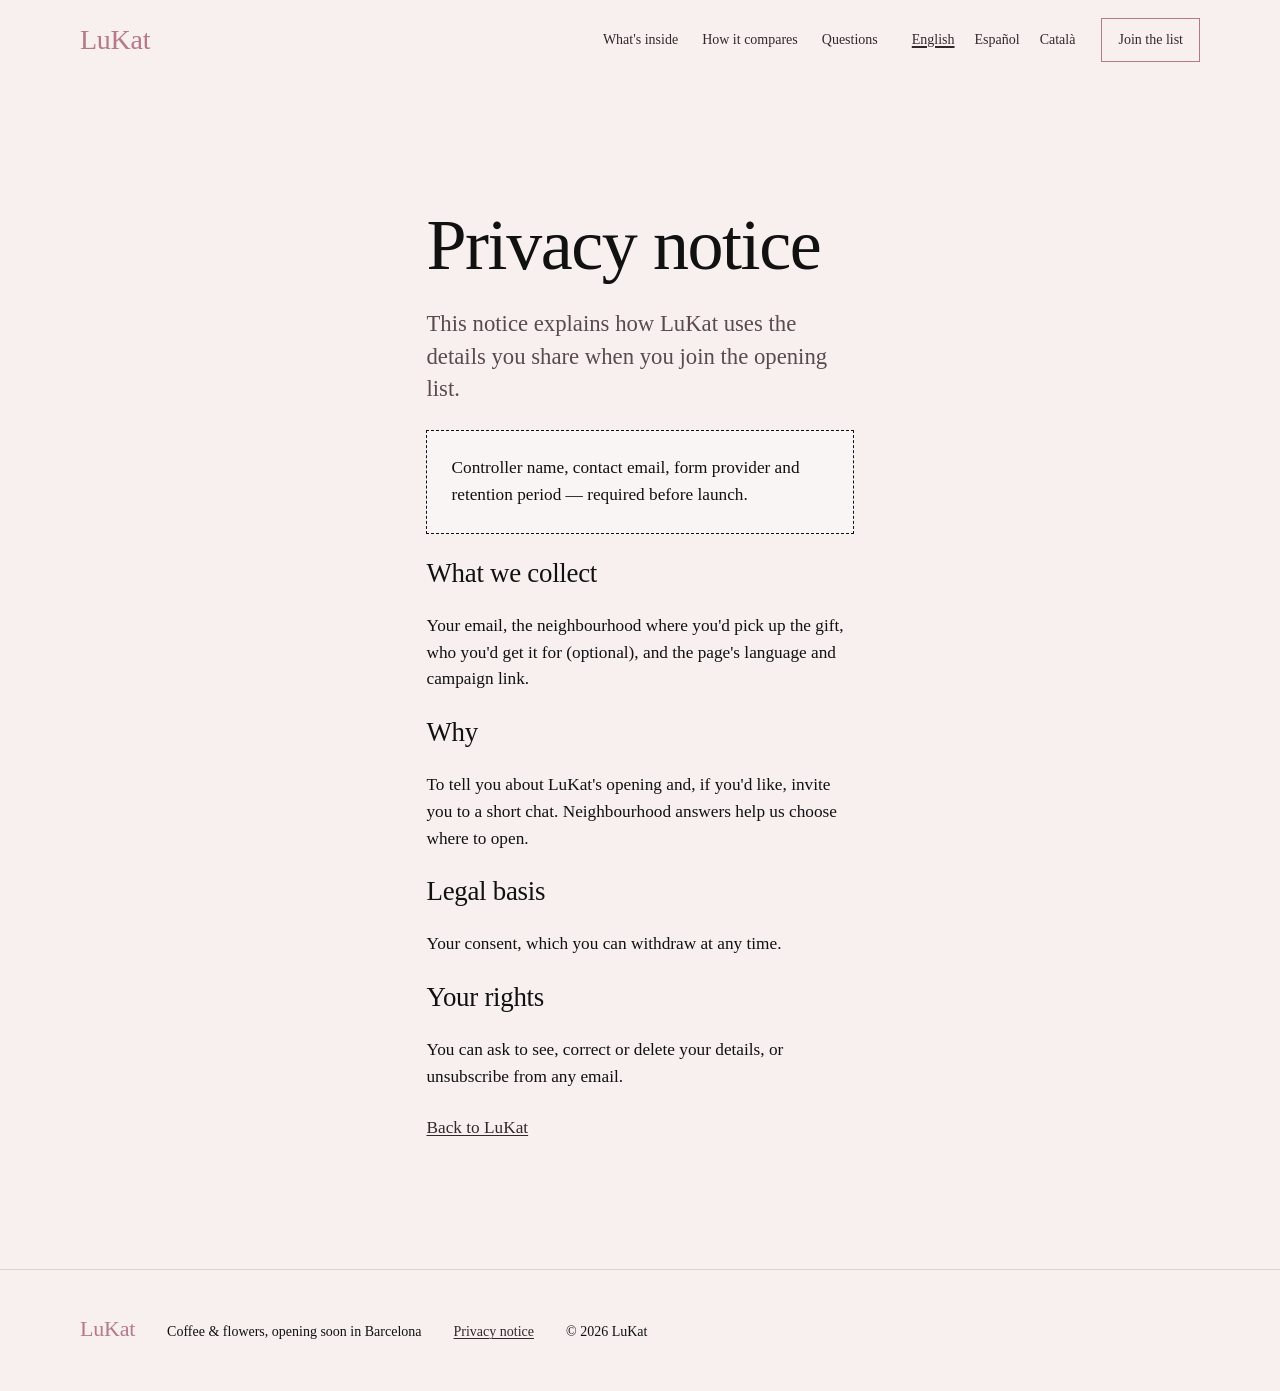
<file: privacy.html>
<!doctype html>
<html lang="en">
<head>
  <meta charset="utf-8">
  <meta name="robots" content="noindex">
  <meta name="viewport" content="width=device-width, initial-scale=1">
  <title>Privacy notice — LuKat</title>
  <meta name="description" content="This notice explains how LuKat uses the details you share when you join the opening list.">
  <meta property="og:type" content="website">
  <meta property="og:locale" content="en_GB">
  <meta property="og:title" content="Surprise someone before work">
  <meta property="og:description" content="Coffee, flowers and a note card, ready on your way. LuKat is opening soon in Barcelona.">
  <meta property="og:image" content="assets/lukat-handover.jpg">
  <meta name="twitter:card" content="summary_large_image">
  <meta name="theme-color" content="#F7F0EF">
  <link rel="alternate" hreflang="en" href="privacy.html">
  <link rel="alternate" hreflang="es" href="es/privacy.html">
  <link rel="alternate" hreflang="ca" href="ca/privacy.html">
  <link rel="stylesheet" href="styles/tokens.css">
  <link rel="stylesheet" href="styles/base.css">
  <link rel="stylesheet" href="styles/layout.css">
  <link rel="stylesheet" href="styles/archetypes.css">
  <link rel="stylesheet" href="styles/sections.css">
  <script>document.documentElement.classList.add("js")</script>
</head><body>
<a class="skip-link" href="#main">Skip to content</a>
<header class="site-header">
  <div class="container header-inner">
    <a class="wordmark" href="index.html">LuKat</a>
    <div id="site-menu" class="menu">
      <nav class="nav" aria-label="Main"><a href="index.html#S03-inside">What&#x27;s inside</a><a href="index.html#S04-compare">How it compares</a><a href="index.html#S06-faq">Questions</a></nav>
      <div class="lang"><a href="index.html" hreflang="en" lang="en" aria-current="page">English</a><a href="es/index.html" hreflang="es" lang="es">Español</a><a href="ca/index.html" hreflang="ca" lang="ca">Català</a></div>
    </div>
    <button class="menu-toggle" type="button" aria-expanded="false" aria-controls="site-menu">Menu</button>
    <a class="btn btn-secondary header-cta" href="index.html#S07-close">Join the list</a>
  </div>
</header>
<main id="main" class="section">
  <div class="container legal">
    <h1>Privacy notice</h1>
    <p class="lead">This notice explains how LuKat uses the details you share when you join the opening list.</p>
    <p class="placeholder-box" data-placeholder="launch-blocker">Controller name, contact email, form provider and retention period — required before launch.</p>
    <h2>What we collect</h2><p>Your email, the neighbourhood where you&#x27;d pick up the gift, who you&#x27;d get it for (optional), and the page&#x27;s language and campaign link.</p><h2>Why</h2><p>To tell you about LuKat&#x27;s opening and, if you&#x27;d like, invite you to a short chat. Neighbourhood answers help us choose where to open.</p><h2>Legal basis</h2><p>Your consent, which you can withdraw at any time.</p><h2>Your rights</h2><p>You can ask to see, correct or delete your details, or unsubscribe from any email.</p>
    <p><a href="index.html">Back to LuKat</a></p>
  </div>
</main>
<footer class="site-footer">
  <div class="container footer-inner">
    <span class="wordmark">LuKat</span>
    <span>Coffee &amp; flowers, opening soon in Barcelona</span>
    <a href="privacy.html">Privacy notice</a>
    <span>© 2026 LuKat</span>
  </div>
</footer>
<script src="scripts/main.js" defer></script>
</body>
</html>
</file>
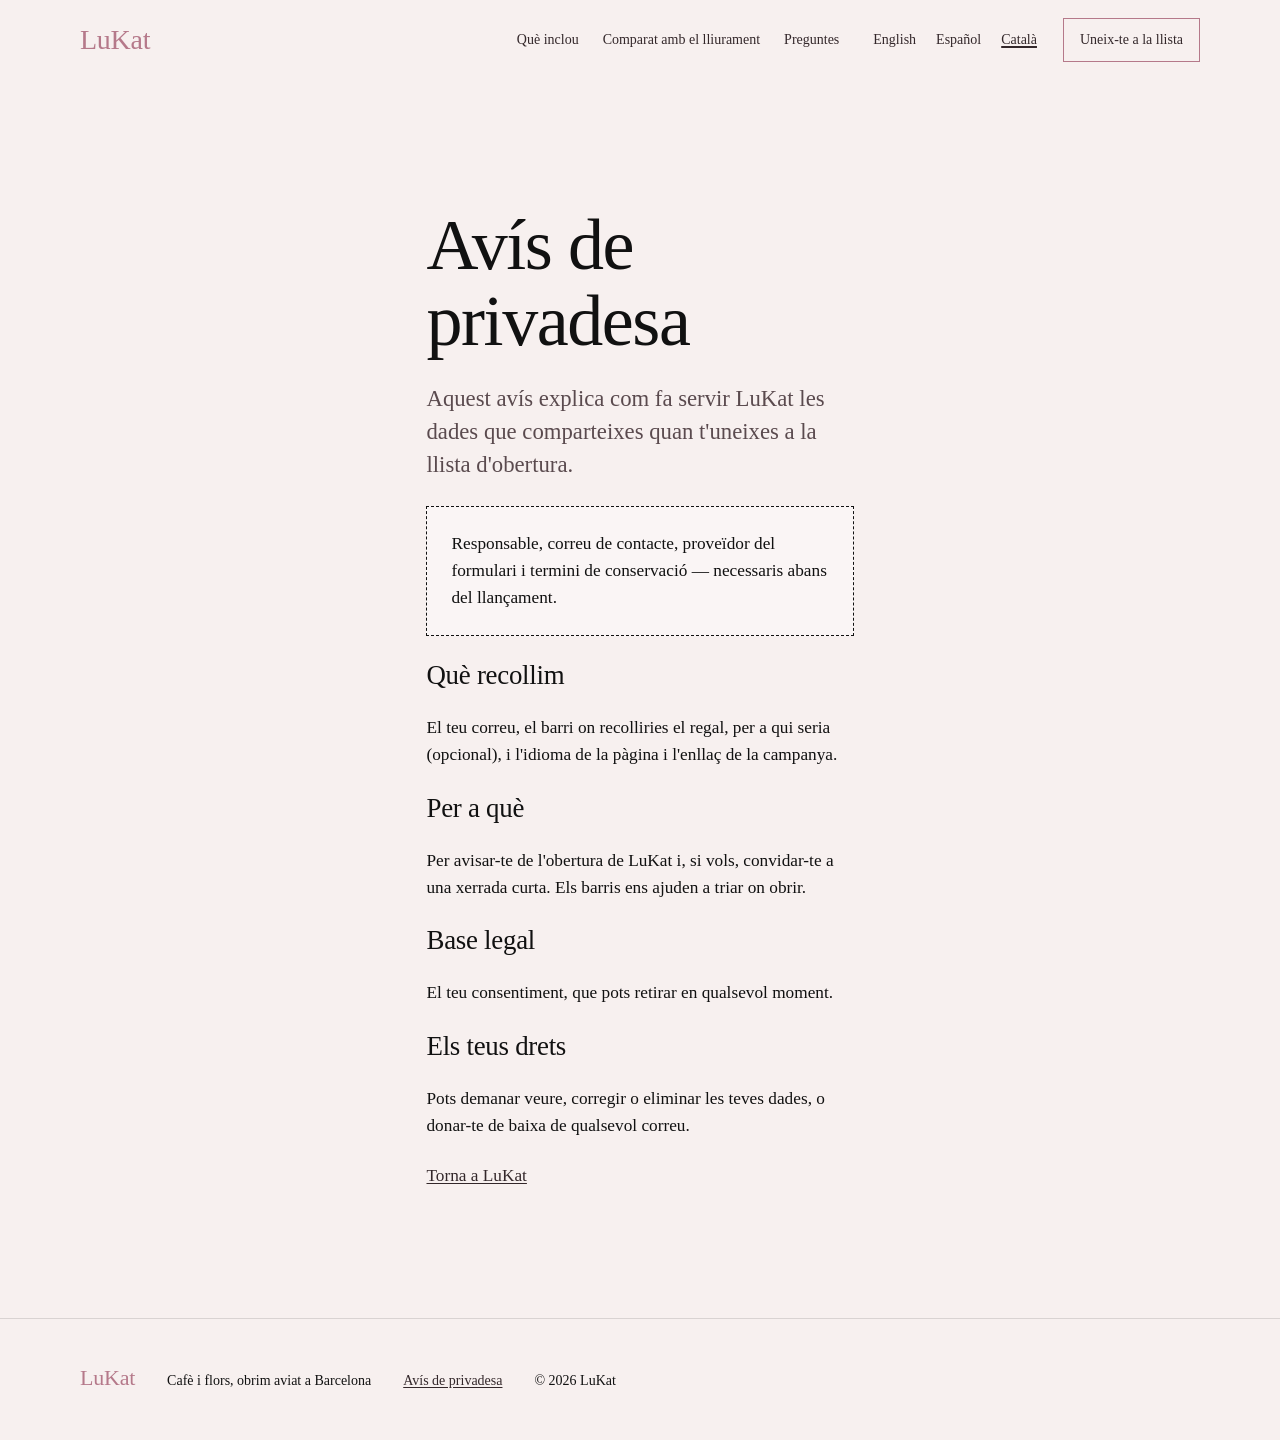
<file: ca/privacy.html>
<!doctype html>
<html lang="ca">
<head>
  <meta charset="utf-8">
  <meta name="robots" content="noindex">
  <meta name="viewport" content="width=device-width, initial-scale=1">
  <title>Avís de privadesa — LuKat</title>
  <meta name="description" content="Aquest avís explica com fa servir LuKat les dades que comparteixes quan t&#x27;uneixes a la llista d&#x27;obertura.">
  <meta property="og:type" content="website">
  <meta property="og:locale" content="ca_ES">
  <meta property="og:title" content="Sorprèn algú abans de la feina">
  <meta property="og:description" content="Cafè, flors i una targeta, a punt de camí. LuKat obre aviat a Barcelona.">
  <meta property="og:image" content="../assets/lukat-handover.jpg">
  <meta name="twitter:card" content="summary_large_image">
  <meta name="theme-color" content="#F7F0EF">
  <link rel="alternate" hreflang="en" href="../privacy.html">
  <link rel="alternate" hreflang="es" href="../es/privacy.html">
  <link rel="alternate" hreflang="ca" href="../ca/privacy.html">
  <link rel="stylesheet" href="../styles/tokens.css">
  <link rel="stylesheet" href="../styles/base.css">
  <link rel="stylesheet" href="../styles/layout.css">
  <link rel="stylesheet" href="../styles/archetypes.css">
  <link rel="stylesheet" href="../styles/sections.css">
  <script>document.documentElement.classList.add("js")</script>
</head><body>
<a class="skip-link" href="#main">Salta al contingut</a>
<header class="site-header">
  <div class="container header-inner">
    <a class="wordmark" href="index.html">LuKat</a>
    <div id="site-menu" class="menu">
      <nav class="nav" aria-label="Main"><a href="index.html#S03-inside">Què inclou</a><a href="index.html#S04-compare">Comparat amb el lliurament</a><a href="index.html#S06-faq">Preguntes</a></nav>
      <div class="lang"><a href="../index.html" hreflang="en" lang="en">English</a><a href="../es/index.html" hreflang="es" lang="es">Español</a><a href="../ca/index.html" hreflang="ca" lang="ca" aria-current="page">Català</a></div>
    </div>
    <button class="menu-toggle" type="button" aria-expanded="false" aria-controls="site-menu">Menú</button>
    <a class="btn btn-secondary header-cta" href="index.html#S07-close">Uneix-te a la llista</a>
  </div>
</header>
<main id="main" class="section">
  <div class="container legal">
    <h1>Avís de privadesa</h1>
    <p class="lead">Aquest avís explica com fa servir LuKat les dades que comparteixes quan t&#x27;uneixes a la llista d&#x27;obertura.</p>
    <p class="placeholder-box" data-placeholder="launch-blocker">Responsable, correu de contacte, proveïdor del formulari i termini de conservació — necessaris abans del llançament.</p>
    <h2>Què recollim</h2><p>El teu correu, el barri on recolliries el regal, per a qui seria (opcional), i l&#x27;idioma de la pàgina i l&#x27;enllaç de la campanya.</p><h2>Per a què</h2><p>Per avisar-te de l&#x27;obertura de LuKat i, si vols, convidar-te a una xerrada curta. Els barris ens ajuden a triar on obrir.</p><h2>Base legal</h2><p>El teu consentiment, que pots retirar en qualsevol moment.</p><h2>Els teus drets</h2><p>Pots demanar veure, corregir o eliminar les teves dades, o donar-te de baixa de qualsevol correu.</p>
    <p><a href="index.html">Torna a LuKat</a></p>
  </div>
</main>
<footer class="site-footer">
  <div class="container footer-inner">
    <span class="wordmark">LuKat</span>
    <span>Cafè i flors, obrim aviat a Barcelona</span>
    <a href="privacy.html">Avís de privadesa</a>
    <span>© 2026 LuKat</span>
  </div>
</footer>
<script src="../scripts/main.js" defer></script>
</body>
</html>
</file>
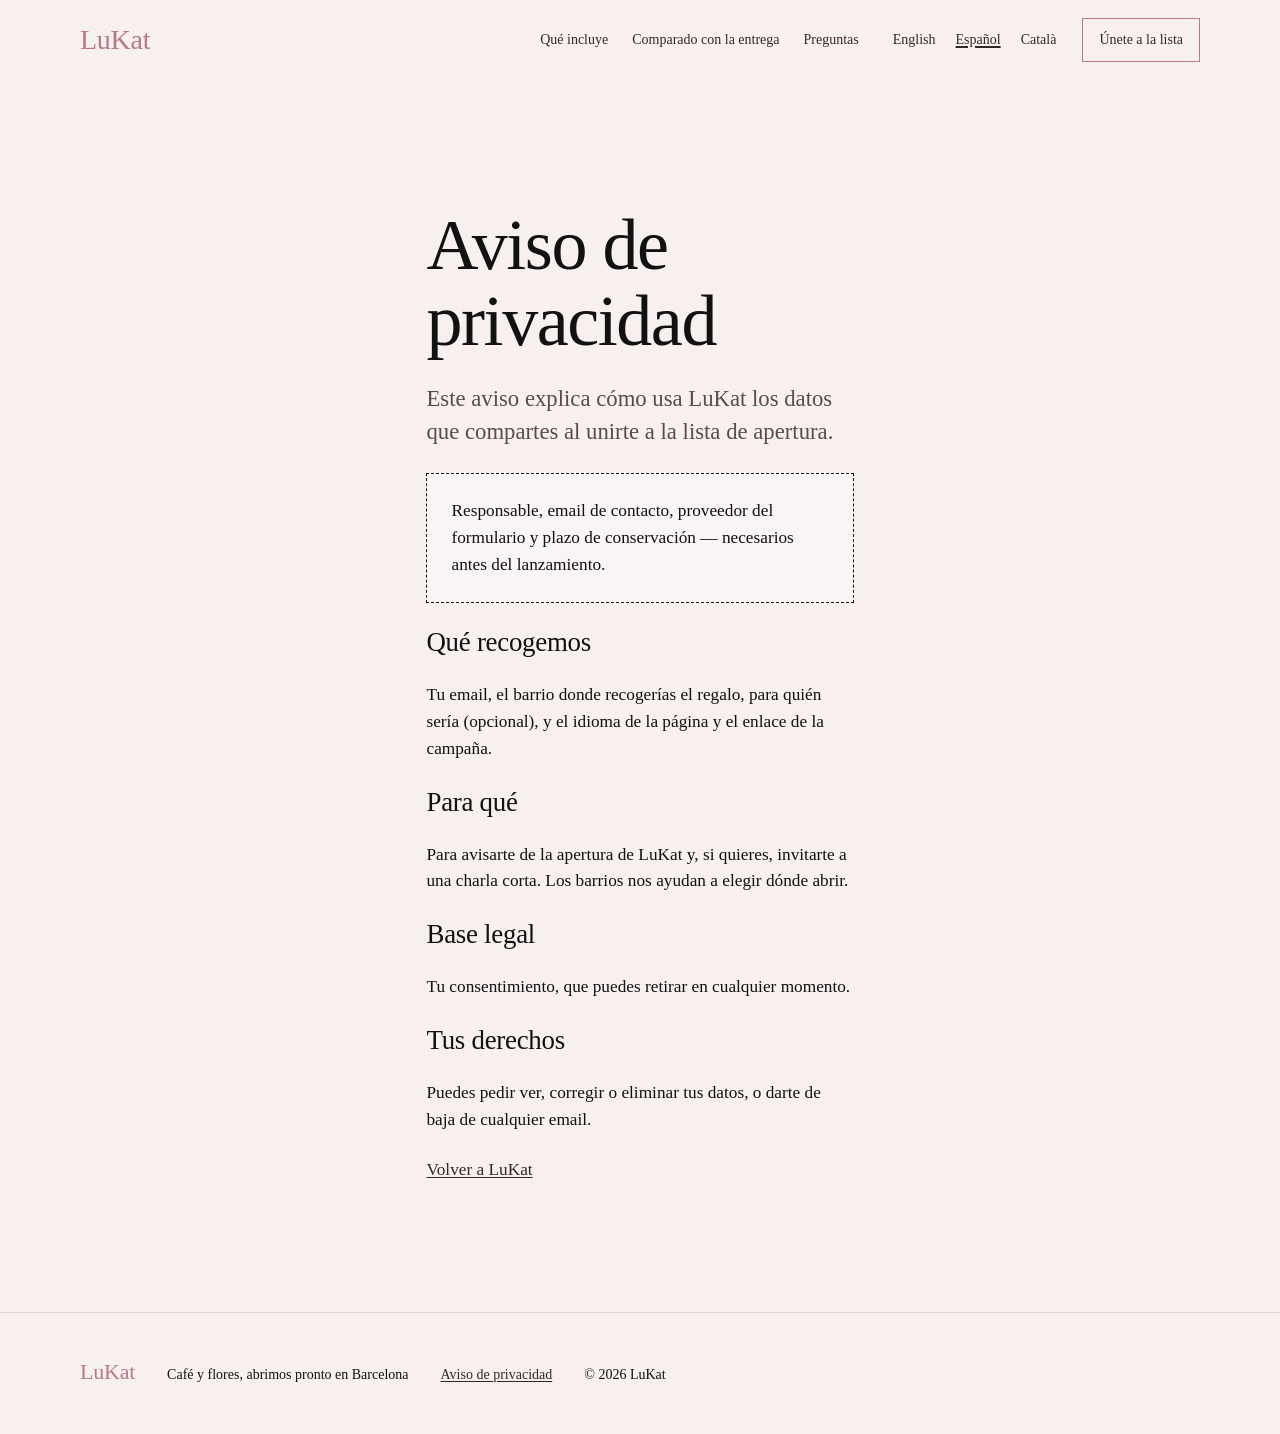
<file: es/privacy.html>
<!doctype html>
<html lang="es">
<head>
  <meta charset="utf-8">
  <meta name="robots" content="noindex">
  <meta name="viewport" content="width=device-width, initial-scale=1">
  <title>Aviso de privacidad — LuKat</title>
  <meta name="description" content="Este aviso explica cómo usa LuKat los datos que compartes al unirte a la lista de apertura.">
  <meta property="og:type" content="website">
  <meta property="og:locale" content="es_ES">
  <meta property="og:title" content="Sorprende a alguien antes del trabajo">
  <meta property="og:description" content="Café, flores y una tarjeta, listos de camino. LuKat abre pronto en Barcelona.">
  <meta property="og:image" content="../assets/lukat-handover.jpg">
  <meta name="twitter:card" content="summary_large_image">
  <meta name="theme-color" content="#F7F0EF">
  <link rel="alternate" hreflang="en" href="../privacy.html">
  <link rel="alternate" hreflang="es" href="../es/privacy.html">
  <link rel="alternate" hreflang="ca" href="../ca/privacy.html">
  <link rel="stylesheet" href="../styles/tokens.css">
  <link rel="stylesheet" href="../styles/base.css">
  <link rel="stylesheet" href="../styles/layout.css">
  <link rel="stylesheet" href="../styles/archetypes.css">
  <link rel="stylesheet" href="../styles/sections.css">
  <script>document.documentElement.classList.add("js")</script>
</head><body>
<a class="skip-link" href="#main">Saltar al contenido</a>
<header class="site-header">
  <div class="container header-inner">
    <a class="wordmark" href="index.html">LuKat</a>
    <div id="site-menu" class="menu">
      <nav class="nav" aria-label="Main"><a href="index.html#S03-inside">Qué incluye</a><a href="index.html#S04-compare">Comparado con la entrega</a><a href="index.html#S06-faq">Preguntas</a></nav>
      <div class="lang"><a href="../index.html" hreflang="en" lang="en">English</a><a href="../es/index.html" hreflang="es" lang="es" aria-current="page">Español</a><a href="../ca/index.html" hreflang="ca" lang="ca">Català</a></div>
    </div>
    <button class="menu-toggle" type="button" aria-expanded="false" aria-controls="site-menu">Menú</button>
    <a class="btn btn-secondary header-cta" href="index.html#S07-close">Únete a la lista</a>
  </div>
</header>
<main id="main" class="section">
  <div class="container legal">
    <h1>Aviso de privacidad</h1>
    <p class="lead">Este aviso explica cómo usa LuKat los datos que compartes al unirte a la lista de apertura.</p>
    <p class="placeholder-box" data-placeholder="launch-blocker">Responsable, email de contacto, proveedor del formulario y plazo de conservación — necesarios antes del lanzamiento.</p>
    <h2>Qué recogemos</h2><p>Tu email, el barrio donde recogerías el regalo, para quién sería (opcional), y el idioma de la página y el enlace de la campaña.</p><h2>Para qué</h2><p>Para avisarte de la apertura de LuKat y, si quieres, invitarte a una charla corta. Los barrios nos ayudan a elegir dónde abrir.</p><h2>Base legal</h2><p>Tu consentimiento, que puedes retirar en cualquier momento.</p><h2>Tus derechos</h2><p>Puedes pedir ver, corregir o eliminar tus datos, o darte de baja de cualquier email.</p>
    <p><a href="index.html">Volver a LuKat</a></p>
  </div>
</main>
<footer class="site-footer">
  <div class="container footer-inner">
    <span class="wordmark">LuKat</span>
    <span>Café y flores, abrimos pronto en Barcelona</span>
    <a href="privacy.html">Aviso de privacidad</a>
    <span>© 2026 LuKat</span>
  </div>
</footer>
<script src="../scripts/main.js" defer></script>
</body>
</html>
</file>
<file: styles/tokens.css>
/* LuKat design tokens — source: assets/brand/visual-direction.md */

/* VD 02 Name & Typography — explicit answer: Libre Caslon Text, stack as exported.
   No font file supplied and no font CDN allowed: local() is tried, then Georgia. */
@font-face {
  font-family: "Libre Caslon Text";
  src: local("Libre Caslon Text"), local("LibreCaslonText-Regular");
  font-weight: 400;
  font-style: normal;
  font-display: swap;
}
@font-face {
  font-family: "Libre Caslon Text";
  src: local("Libre Caslon Text Italic"), local("LibreCaslonText-Italic");
  font-weight: 400;
  font-style: italic;
  font-display: swap;
}

:root {
  /* VD 03 Color System — explicit source colours */
  --c-primary: #B5798A;
  --c-neutral: #F7F0EF;
  --c-accent-01: #33272A;
  --c-accent-02: #D9B8A8; /* packaging/seasonal only — unused on the site */
  --c-accent-03: #7E8F87; /* data/states only — unused on the site */

  /* VD 03 computed interface surfaces — explicit */
  --surface-page: #F7F0EF;
  --surface-raised: #FAF5F5;
  --surface-inverted: #33272A;
  --surface-primary: var(--c-primary);
  --border: #D9D3D2;

  /* Semantic text roles — #111/#FFF explicit; muted is derived (7.39:1 on page) */
  --text: #111111;
  --text-muted: #5A4A4E;
  --text-on-inverted: #FFFFFF;
  --link: #33272A;

  /* VD 03 buttons — explicit, except hover (derived: #9F6A79 gave 4.33:1 with #111) */
  --btn-bg: #B5798A;
  --btn-label: #111111;
  --btn-hover: #C28C9B;
  --btn-active: #D09CAA;
  --focus-ring: #33272A;
  --btn-secondary-hover: #F6EFF1;
  /* On the rose closing surface the button inverts to stay distinct (derived) */
  --btn-on-primary-bg: #111111;
  --btn-on-primary-label: #FFFFFF;
  --btn-on-primary-hover: #2E2E2E;

  /* VD 02 font stacks and weight (no bold) */
  --font-display: "Libre Caslon Text", Georgia, "Times New Roman", serif;
  --font-body: "Libre Caslon Text", Georgia, "Times New Roman", serif;
  --weight: 400;

  /* VD 02 type scale — system default */
  --step-1: clamp(13px, 0.8rem + 0.1vw, 14px);
  --step-2: clamp(17px, 1rem + 0.1vw, 18px);
  --step-3: clamp(20px, 1.1rem + 0.4vw, 24px);
  --step-4: clamp(22px, 1.2rem + 0.6vw, 30px);
  --step-5: clamp(30px, 1.4rem + 1.6vw, 44px);
  --step-6: clamp(44px, 6vw, 72px);
  --lh-h1: 1.05; --lh-h2: 1.15; --lh-h3: 1.25; --lh-body: 1.55; --lh-lead: 1.45;
  --track-display: -0.02em; --track-h2: -0.01em;

  /* VD 04 Composition — system defaults */
  --container: 1280px;
  --margin: 24px;            /* 48px tablet, 80px desktop via media queries */
  --gap: 24px;
  --space-1: 8px; --space-2: 16px; --space-3: 24px; --space-4: 32px;
  --space-5: 48px; --space-6: 64px; --space-7: 96px; --space-8: 128px;
  --section-pad: 64px;       /* halves on mobile per VD 04 */
  --measure: 68ch;

  /* VD 03 button size — explicit */
  --btn-height: 48px;
  --radius: 0;               /* VD 07 frames: none — derived: square controls */

  /* VD 05 accordion motion — explicit */
  --acc-expand: 250ms; --acc-collapse: 250ms;
  --acc-chevron: 250ms; --acc-ease: cubic-bezier(0.22, 1, 0.36, 1);

  /* Breakpoints (VD 04): 390 mobile · 768 tablet · 1280 desktop · 1600 wide.
     Media queries use these literal values. */
}
</file>
<file: styles/base.css>
*, *::before, *::after { box-sizing: border-box; }
html { -webkit-text-size-adjust: 100%; scroll-behavior: smooth; scroll-padding-top: 88px; }
@media (prefers-reduced-motion: reduce) { html { scroll-behavior: auto; } }
body {
  margin: 0;
  background: var(--surface-page);
  color: var(--text);
  font-family: var(--font-body);
  font-weight: var(--weight);
  font-size: var(--step-2);
  line-height: var(--lh-body);
  text-rendering: optimizeLegibility;
}
h1, h2, h3 { font-family: var(--font-display); font-weight: var(--weight); margin: 0; text-wrap: balance; }
h1 { font-size: var(--step-6); line-height: var(--lh-h1); letter-spacing: var(--track-display); }
h2 { font-size: var(--step-5); line-height: var(--lh-h2); letter-spacing: var(--track-h2); }
h3 { font-size: var(--step-4); line-height: var(--lh-h3); }
p { margin: 0; }
strong, b { font-weight: var(--weight); }
img { display: block; max-width: 100%; height: auto; }
a { color: var(--link); text-decoration: underline; text-underline-offset: 2px; text-decoration-thickness: 1px; }
a:hover { text-decoration-thickness: 2px; }
:focus-visible { outline: 2px solid var(--focus-ring); outline-offset: 2px; }

.skip-link { position: absolute; left: 16px; top: -100px; background: var(--surface-page); padding: 12px 16px; z-index: 100; }
.skip-link:focus { top: 16px; }

.eyebrow { font-size: var(--step-1); line-height: 1.4; text-transform: uppercase; letter-spacing: 0.06em; color: var(--text-muted); }
.lead { font-size: var(--step-3); line-height: var(--lh-lead); color: var(--text-muted); }
.caption { font-size: var(--step-1); line-height: 1.4; font-style: italic; color: var(--text-muted); }

/* Buttons — VD 03 */
.btn {
  display: inline-flex; align-items: center; justify-content: center;
  min-height: var(--btn-height); padding: 16px 24px;
  font: inherit; font-size: var(--step-2); line-height: 1;
  border: 1px solid transparent; border-radius: var(--radius);
  text-decoration: none; cursor: pointer;
}
.btn-primary { background: var(--btn-bg); color: var(--btn-label); }
.btn-primary:hover { background: var(--btn-hover); }
.btn-primary:active { background: var(--btn-active); }
.btn-secondary { background: transparent; color: var(--link); border-color: var(--c-primary); }
.btn-secondary:hover { background: var(--btn-secondary-hover); }
.btn[disabled], .btn[aria-disabled="true"] { opacity: 0.4; cursor: not-allowed; }
.btn:focus-visible { outline: 2px solid var(--focus-ring); outline-offset: 2px; }

.visually-hidden { position: absolute !important; width: 1px; height: 1px; overflow: hidden; clip: rect(0 0 0 0); white-space: nowrap; }
</file>
<file: styles/layout.css>
/* Container and 12-track grid (VD 04; 12 tracks carry the explicit 7/5 spans of VD 05) */
.container { width: 100%; max-width: calc(var(--container) + 2 * var(--margin)); margin-inline: auto; padding-inline: var(--margin); }
.grid { display: grid; grid-template-columns: repeat(4, minmax(0, 1fr)); column-gap: var(--gap); row-gap: var(--space-4); }
.grid > * { grid-column: 1 / -1; }

@media (min-width: 768px) {
  :root { --margin: 48px; --section-pad: 96px; }
  .grid { grid-template-columns: repeat(6, minmax(0, 1fr)); }
}
@media (min-width: 1024px) {
  .grid { grid-template-columns: repeat(12, minmax(0, 1fr)); }
}
@media (min-width: 1280px) {
  :root { --margin: 80px; --section-pad: 128px; }
}
@media (max-width: 767px) {
  :root { --section-pad: 48px; }
  h1 { font-size: var(--step-5); }
  h2 { font-size: var(--step-4); }
}

.section { padding-block: var(--section-pad); }
.section-head { display: grid; gap: var(--space-3); }
/* VD 07 graphic device: a single hairline rule under section titles */
.section-head h2::after { content: ""; display: block; width: 48px; height: 1px; background: var(--c-primary); margin-top: var(--space-3); }

/* Surfaces (VD 03) */
[data-theme="neutral"] { background: var(--surface-page); }
[data-theme="raised"] { background: var(--surface-raised); }
[data-theme="inverted"] { background: var(--surface-inverted); color: var(--text-on-inverted); }
[data-theme="primary"] { background: var(--surface-primary); color: var(--text); }

/* Header (VD 05 system default) */
.site-header { position: sticky; top: 0; z-index: 50; background: var(--surface-page); transition: background 200ms; }
.site-header.is-scrolled { background: var(--surface-raised); box-shadow: 0 1px 0 var(--border); }
.header-inner { display: flex; align-items: center; gap: var(--space-3); min-height: 64px; flex-wrap: wrap; }
.wordmark { font-family: var(--font-display); font-size: 28px; line-height: 1; color: var(--c-primary); text-decoration: none; letter-spacing: -0.01em; margin-right: auto; }
.menu { display: flex; align-items: center; gap: var(--space-4); }
.nav { display: flex; gap: var(--space-3); align-items: center; }
.nav a { text-decoration: none; font-size: var(--step-1); padding-block: 12px; }
.nav a:hover { text-decoration: underline; }
.lang { display: flex; gap: var(--space-2); font-size: var(--step-1); }
.lang a { text-decoration: none; padding: 12px 2px; }
.lang a[aria-current="page"] { text-decoration: underline; text-decoration-thickness: 2px; }
.header-cta { min-height: 44px; padding: 10px 16px; font-size: var(--step-1); }
.menu-toggle { display: none; }

@media (min-width: 768px) { .header-inner { min-height: 80px; } }
@media (max-width: 1023px) {
  .js .menu { display: none; }
  .js .menu-toggle { display: inline-flex; align-items: center; min-height: 44px; min-width: 44px; background: transparent; border: 1px solid var(--c-primary); font: inherit; font-size: var(--step-1); padding: 10px 14px; cursor: pointer; color: var(--text); }
  .js .menu.is-open { display: flex; position: fixed; inset: 64px 0 0 0; flex-direction: column; align-items: flex-start; gap: var(--space-5); padding: var(--space-5) var(--margin); background: var(--surface-page); z-index: 60; overflow-y: auto; }
  .js .menu.is-open .nav { flex-direction: column; align-items: flex-start; gap: var(--space-2); }
  .js .menu.is-open .nav a { font-size: var(--step-4); font-family: var(--font-display); }
  html:not(.js) .menu { order: 5; width: 100%; flex-wrap: wrap; gap: var(--space-2) var(--space-4); padding-bottom: 8px; }
  html:not(.js) .nav { flex-wrap: wrap; }
}
@media (min-width: 768px) and (max-width: 1023px) { .js .menu.is-open { inset: 80px 0 0 0; } }
@media (max-width: 479px) {
  .header-cta { display: none; }
}

/* Footer */
.site-footer { padding-block: var(--space-5); border-top: 1px solid var(--border); font-size: var(--step-1); }
.footer-inner { display: flex; flex-wrap: wrap; gap: var(--space-2) var(--space-4); align-items: baseline; }
.footer-inner .wordmark { font-size: 22px; margin-right: 0; }

/* Review-only grid overlay: ?grid=1 */
.grid-overlay { position: fixed; inset: 0; pointer-events: none; z-index: 999; }
.grid-overlay .grid { height: 100%; }
.grid-overlay .grid > span { grid-column: auto; background: rgba(181, 121, 138, 0.12); height: 100%; }
</file>
<file: styles/archetypes.css>
/* VD 05 archetypes: split hero · full-colour band · text section (7 cols + subhead) · expandable list · colour closing */

/* Split hero: text 7 cols, image 5 cols full-bleed to the right edge */
.arch-split-hero { display: grid; grid-template-columns: 1fr; }
.arch-split-hero .hero-media { order: -1; margin: 0; }
.arch-split-hero .hero-media img { width: 100%; aspect-ratio: 4 / 3; object-fit: cover; object-position: 100% 30%; }
.arch-split-hero .hero-media figcaption { padding: var(--space-1) var(--margin) 0; }
.arch-split-hero .hero-text { padding: var(--space-4) var(--margin) var(--space-6); display: grid; gap: var(--space-3); align-content: center; }
.arch-split-hero .hero-text .btn { justify-self: stretch; max-width: 480px; }
@media (min-width: 1024px) {
  .arch-split-hero {
    /* Percentages resolve against the hero width only inside grid-template-columns */
    --inset: max(var(--margin), calc((100% - var(--container)) / 2));
    grid-template-columns: var(--inset) calc((100% - 2 * var(--inset)) * 7 / 12) 1fr;
    min-height: 78vh;
  }
  .arch-split-hero .hero-text { grid-column: 2; grid-row: 1; padding: var(--space-7) var(--space-6) var(--space-7) 0; }
  .arch-split-hero .hero-media { grid-column: 3; grid-row: 1; order: 0; display: flex; flex-direction: column; }
  .arch-split-hero .hero-media img { flex: 1; aspect-ratio: auto; height: 100%; min-height: 0; }
  .arch-split-hero .hero-media figcaption { padding: var(--space-1) var(--space-3) var(--space-2); }
  .arch-split-hero .hero-text .btn { justify-self: start; }
}

/* Full-colour band with a single line */
.arch-band { padding-block: var(--space-6); }
.arch-band .band-line { font-family: var(--font-display); font-size: var(--step-4); line-height: var(--lh-h3); grid-column: 1 / -1; }
@media (min-width: 1024px) { .arch-band .band-line { grid-column: 1 / span 9; } }

/* Text section with image or side column (asymmetric split 5/7) */
.arch-split-text .split-media { margin: 0; }
.arch-split-text .split-media img { width: 100%; aspect-ratio: 1 / 1; object-fit: cover; object-position: 50% 45%; }
@media (min-width: 1024px) { .arch-split-text .split-media img { aspect-ratio: 4 / 5; } }
.arch-split-text .split-media figcaption { margin-top: var(--space-1); }
@media (min-width: 1024px) {
  .arch-split-text .split-aside { grid-column: 1 / span 5; }
  .arch-split-text .split-main { grid-column: 6 / span 7; }
}

/* Text section on 7 columns with subhead */
.arch-text .text-main { display: grid; gap: var(--space-3); max-width: var(--measure); }
@media (min-width: 1024px) { .arch-text .text-main { grid-column: 1 / span 7; } }

/* Expandable list — exact VD 05 pattern */
.arch-list .list-main { display: grid; gap: var(--space-4); }
@media (min-width: 1024px) { .arch-list .list-main { grid-column: 1 / span 8; } }
.t-acc { border-bottom: 1px solid var(--border); }
.t-acc:first-child { border-top: 1px solid var(--border); }
.t-acc-head {
  width: 100%; display: flex; justify-content: space-between; align-items: center; gap: var(--space-3);
  min-height: 56px; padding: var(--space-3) 0; background: none; border: 0; cursor: pointer;
  font: inherit; font-family: var(--font-display); font-size: var(--step-3); line-height: var(--lh-h3); color: var(--text); text-align: left;
}
.t-acc-head:focus-visible { outline: 2px solid var(--focus-ring); outline-offset: 2px; }
.t-acc-chevron svg { width: 16px; height: 16px; fill: none; stroke: var(--text); stroke-width: 1.5; }
.js .t-acc-panel { display: grid; grid-template-rows: 0fr; transition: grid-template-rows var(--acc-collapse) var(--acc-ease); }
.js .t-acc[data-open="true"] .t-acc-panel { grid-template-rows: 1fr; transition: grid-template-rows var(--acc-expand) var(--acc-ease); }
.js .t-acc-panel-inner { overflow: hidden; opacity: 0; filter: blur(2px); transition: opacity var(--acc-collapse) var(--acc-ease), filter var(--acc-collapse) var(--acc-ease); }
.js .t-acc[data-open="true"] .t-acc-panel-inner { opacity: 1; filter: blur(0); transition: opacity var(--acc-expand) var(--acc-ease), filter var(--acc-expand) var(--acc-ease); }
.t-acc-panel-inner p { padding-bottom: var(--space-3); max-width: var(--measure); }
.t-acc-chevron { display: inline-flex; transform: scaleY(1); transform-origin: center; transition: transform var(--acc-chevron) var(--acc-ease); }
.t-acc-chevron path { vector-effect: non-scaling-stroke; }
.t-acc[data-open="true"] .t-acc-chevron { transform: scaleY(-1); }
html:not(.js) .t-acc-chevron { display: none; }
@media (prefers-reduced-motion: reduce) {
  .t-acc-panel, .t-acc-panel-inner, .t-acc-chevron { transition: none !important; }
}

/* Colour closing — the only centred section */
.arch-closing .closing-head { text-align: center; display: grid; gap: var(--space-3); justify-items: center; }
.arch-closing .closing-head h2::after { margin-inline: auto; background: var(--text); }
.arch-closing .closing-head .lead { color: var(--text); max-width: 40ch; }
@media (min-width: 1024px) {
  .arch-closing .closing-head { grid-column: 3 / span 8; }
  .arch-closing .closing-form { grid-column: 4 / span 6; }
}
</file>
<file: styles/sections.css>
/* Section-specific exceptions */

/* S03 — items, steps, price */
.items { list-style: none; margin: 0; padding: 0; display: grid; gap: var(--space-3); }
.items li { display: grid; gap: 4px; padding-left: var(--space-3); border-left: 1px solid var(--c-primary); }
.items .item-name { font-family: var(--font-display); font-size: var(--step-3); line-height: var(--lh-h3); }
.steps { margin: 0; padding: 0; list-style: none; counter-reset: step; display: grid; gap: var(--space-2); }
.steps li { counter-increment: step; display: grid; grid-template-columns: 2.25rem 1fr; align-items: baseline; }
.steps li::before { content: counter(step); font-family: var(--font-display); font-size: var(--step-3); color: var(--text-muted); }
.price-line { font-family: var(--font-display); font-size: var(--step-4); line-height: var(--lh-h3); padding-top: var(--space-3); border-top: 1px solid var(--border); }
#S03-inside .split-main { display: grid; gap: var(--space-4); align-content: start; }
#S03-inside .split-main h3 { margin-top: var(--space-2); }

/* S04 — comparison pair */
#S04-compare .split-aside { display: grid; gap: var(--space-3); align-content: start; }
.compare { display: grid; gap: var(--space-4); }
.compare-item { padding: var(--space-4); background: var(--surface-page); border-left: 2px solid var(--border); display: grid; gap: var(--space-2); }
.compare-item.is-lukat { border-left-color: var(--c-primary); }
.compare-item h3 { font-size: var(--step-4); }
.compare-item p { font-size: var(--step-3); line-height: var(--lh-lead); }
.compare-note { font-size: var(--step-3); line-height: var(--lh-lead); }

/* S07 — form on the rose surface */
.signup { display: grid; gap: var(--space-4); text-align: left; }
.field { display: grid; gap: var(--space-1); }
.field label, .field legend { font-size: var(--step-2); }
.field .hint { font-size: var(--step-1); }
.field input[type="email"], .field input[type="text"] {
  width: 100%; min-height: 48px; padding: 12px 14px;
  font: inherit; font-size: max(16px, var(--step-2)); color: var(--text);
  background: var(--surface-page); border: 1px solid var(--text); border-radius: var(--radius);
}
.field input:focus-visible { outline: 2px solid var(--focus-ring); outline-offset: 2px; }
.field[data-invalid="true"] input { border-width: 2px; }
.field-error { font-size: var(--step-1); display: none; }
.field[data-invalid="true"] .field-error { display: block; }
.field-error::before { content: "! "; }
fieldset.field { border: 0; margin: 0; padding: 0; }
.choices { display: flex; flex-wrap: wrap; gap: var(--space-1) var(--space-2); margin-top: var(--space-1); }
.choice { display: inline-flex; align-items: center; gap: 8px; min-height: 44px; padding: 0 12px; background: var(--surface-page); border: 1px solid var(--text); cursor: pointer; font-size: var(--step-1); }
.choice input { accent-color: var(--text); width: 18px; height: 18px; margin: 0; }
.consent { display: grid; grid-template-columns: 24px 1fr; gap: 12px; align-items: start; font-size: var(--step-1); line-height: 1.5; }
.consent input { width: 20px; height: 20px; margin: 2px 0 0; accent-color: var(--text); }
.signup .btn { width: 100%; background: var(--btn-on-primary-bg); color: var(--btn-on-primary-label); }
.signup .btn:hover { background: var(--btn-on-primary-hover); }
.signup .btn:focus-visible { outline-color: var(--surface-page); outline-offset: 3px; box-shadow: 0 0 0 5px var(--text); }
.form-helper { font-size: var(--step-1); text-align: center; }
.form-status { margin-top: var(--space-4); padding: var(--space-3); background: var(--surface-page); border-left: 2px solid var(--text); }
.form-status[hidden] { display: none; }

/* Privacy stub */
.placeholder-box { border: 1px dashed var(--text); padding: var(--space-3); background: var(--surface-raised); }
.legal { display: grid; gap: var(--space-3); max-width: var(--measure); }
.legal h2 { font-size: var(--step-4); }
</file>
